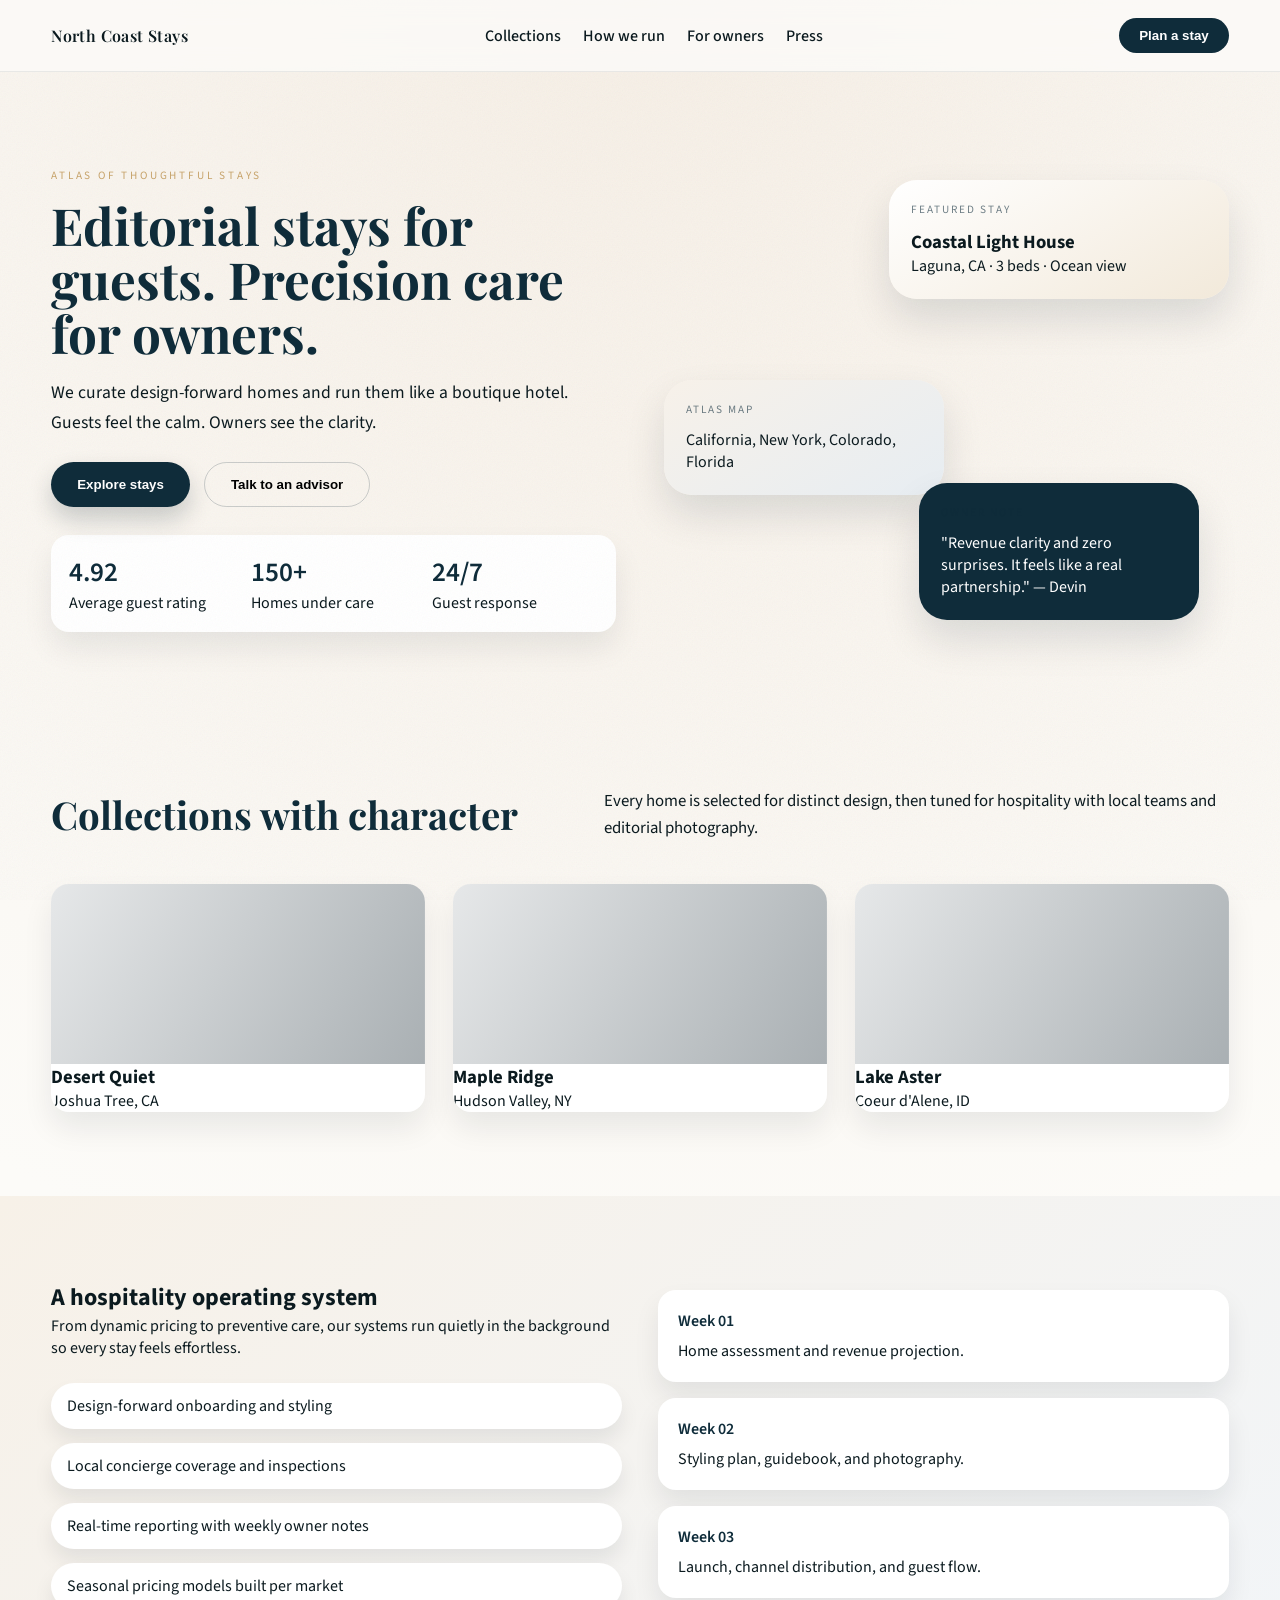
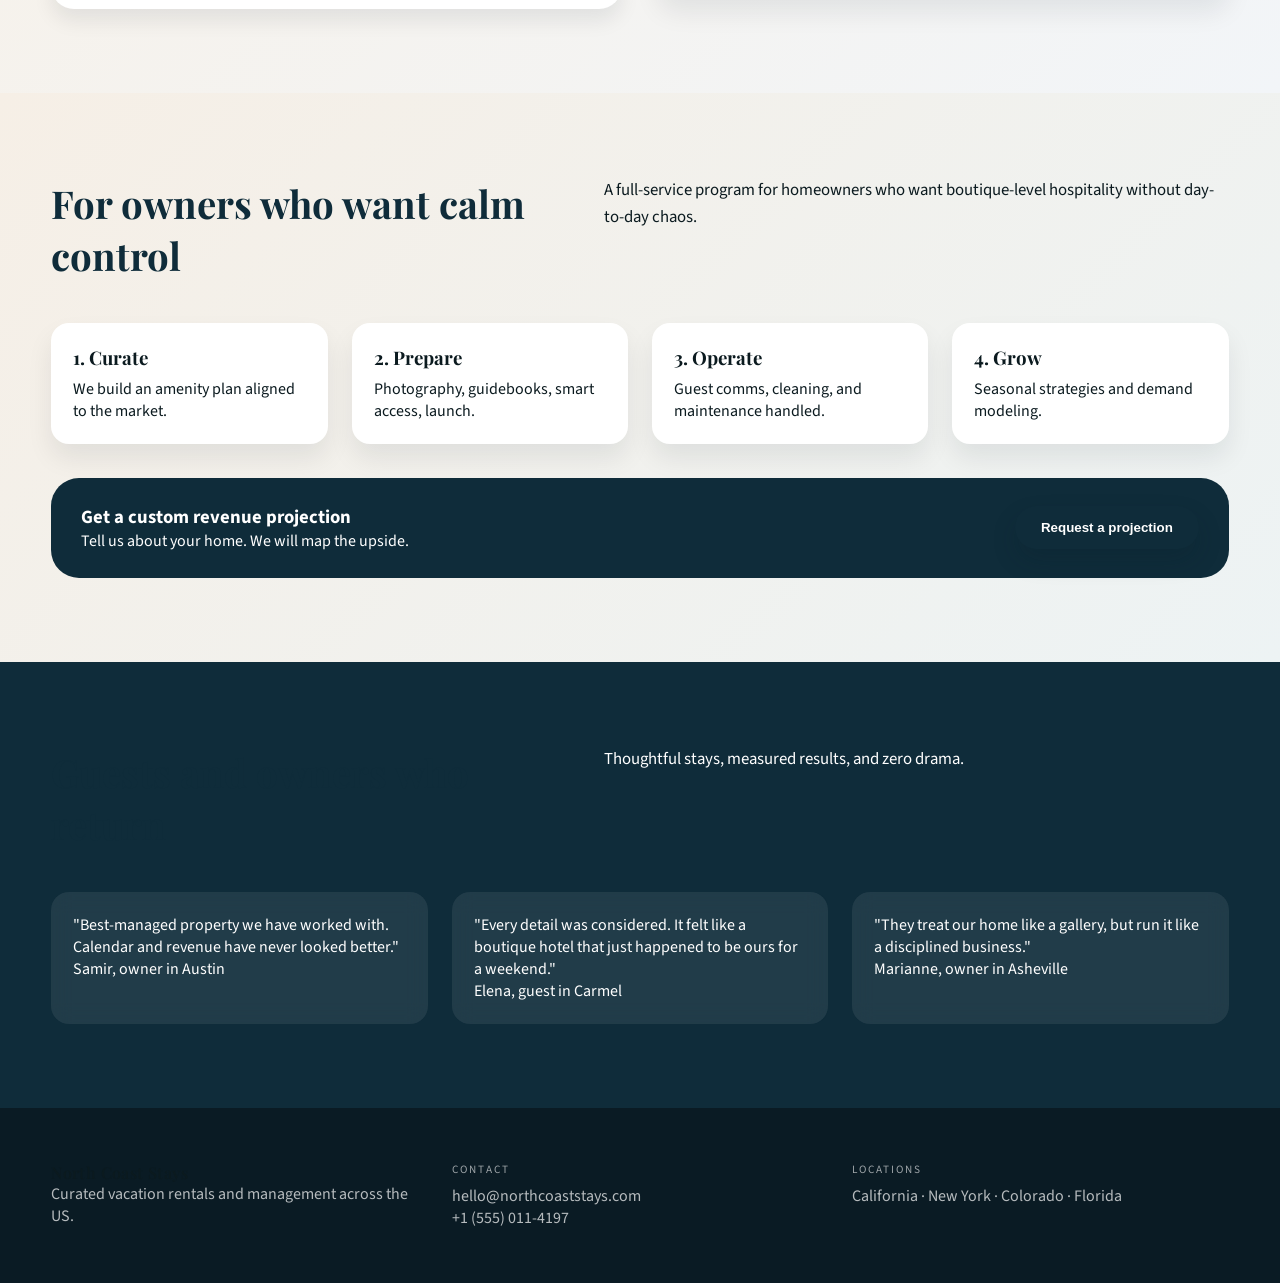
<file: variants/01-atlas/index.html>
<!doctype html>
<html lang="en">
  <head>
    <meta charset="utf-8" />
    <meta name="viewport" content="width=device-width, initial-scale=1" />
    <title>North Coast Stays - Atlas Edition</title>
    <meta
      name="description"
      content="Curated stays and disciplined management for distinctive vacation homes across the US."
    />
    <link rel="preconnect" href="https://fonts.googleapis.com" />
    <link rel="preconnect" href="https://fonts.gstatic.com" crossorigin />
    <link
      href="https://fonts.googleapis.com/css2?family=Playfair+Display:wght@500;600;700&family=Source+Sans+3:wght@400;500;600&display=swap"
      rel="stylesheet"
    />
    <link rel="stylesheet" href="styles.css" />
  </head>
  <body>
    <div class="ambient" aria-hidden="true"></div>
    <header class="site-header">
      <div class="container header-inner">
        <a class="logo" href="#">North Coast Stays</a>
        <nav class="nav">
          <a href="#collections">Collections</a>
          <a href="#story">How we run</a>
          <a href="#owners">For owners</a>
          <a href="#press">Press</a>
        </nav>
        <button class="cta">Plan a stay</button>
      </div>
    </header>

    <main>
      <section class="hero">
        <div class="container hero-grid">
          <div class="hero-copy">
            <p class="eyebrow">Atlas of thoughtful stays</p>
            <h1>Editorial stays for guests. Precision care for owners.</h1>
            <p class="lead">
              We curate design-forward homes and run them like a boutique hotel.
              Guests feel the calm. Owners see the clarity.
            </p>
            <div class="hero-actions">
              <button class="primary">Explore stays</button>
              <button class="ghost">Talk to an advisor</button>
            </div>
            <div class="stat-row">
              <div>
                <p class="stat">4.92</p>
                <span>Average guest rating</span>
              </div>
              <div>
                <p class="stat">150+</p>
                <span>Homes under care</span>
              </div>
              <div>
                <p class="stat">24/7</p>
                <span>Guest response</span>
              </div>
            </div>
          </div>
          <div class="hero-collage">
            <div class="tile tile-main">
              <div class="tile-label">Featured stay</div>
              <h3>Coastal Light House</h3>
              <p>Laguna, CA · 3 beds · Ocean view</p>
            </div>
            <div class="tile tile-map">
              <div class="tile-label">Atlas map</div>
              <p>California, New York, Colorado, Florida</p>
            </div>
            <div class="tile tile-note">
              <div class="tile-label">Owner note</div>
              <p>
                "Revenue clarity and zero surprises. It feels like a real
                partnership." — Devin
              </p>
            </div>
          </div>
        </div>
      </section>

      <section id="collections" class="section">
        <div class="container">
          <div class="section-head">
            <h2>Collections with character</h2>
            <p>
              Every home is selected for distinct design, then tuned for
              hospitality with local teams and editorial photography.
            </p>
          </div>
          <div class="card-grid">
            <article class="stay-card reveal">
              <div class="card-photo photo-1"></div>
              <h3>Desert Quiet</h3>
              <p>Joshua Tree, CA</p>
            </article>
            <article class="stay-card reveal">
              <div class="card-photo photo-2"></div>
              <h3>Maple Ridge</h3>
              <p>Hudson Valley, NY</p>
            </article>
            <article class="stay-card reveal">
              <div class="card-photo photo-3"></div>
              <h3>Lake Aster</h3>
              <p>Coeur d'Alene, ID</p>
            </article>
          </div>
        </div>
      </section>

      <section id="story" class="section story">
        <div class="container story-grid">
          <div>
            <h2>A hospitality operating system</h2>
            <p>
              From dynamic pricing to preventive care, our systems run quietly
              in the background so every stay feels effortless.
            </p>
            <ul class="story-list">
              <li>Design-forward onboarding and styling</li>
              <li>Local concierge coverage and inspections</li>
              <li>Real-time reporting with weekly owner notes</li>
              <li>Seasonal pricing models built per market</li>
            </ul>
          </div>
          <div class="timeline">
            <div class="timeline-item reveal">
              <span>Week 01</span>
              <p>Home assessment and revenue projection.</p>
            </div>
            <div class="timeline-item reveal">
              <span>Week 02</span>
              <p>Styling plan, guidebook, and photography.</p>
            </div>
            <div class="timeline-item reveal">
              <span>Week 03</span>
              <p>Launch, channel distribution, and guest flow.</p>
            </div>
          </div>
        </div>
      </section>

      <section id="owners" class="section owners">
        <div class="container">
          <div class="section-head">
            <h2>For owners who want calm control</h2>
            <p>
              A full-service program for homeowners who want boutique-level
              hospitality without day-to-day chaos.
            </p>
          </div>
          <div class="owner-steps">
            <div class="owner-step reveal">
              <h3>1. Curate</h3>
              <p>We build an amenity plan aligned to the market.</p>
            </div>
            <div class="owner-step reveal">
              <h3>2. Prepare</h3>
              <p>Photography, guidebooks, smart access, launch.</p>
            </div>
            <div class="owner-step reveal">
              <h3>3. Operate</h3>
              <p>Guest comms, cleaning, and maintenance handled.</p>
            </div>
            <div class="owner-step reveal">
              <h3>4. Grow</h3>
              <p>Seasonal strategies and demand modeling.</p>
            </div>
          </div>
          <div class="cta-panel">
            <div>
              <h3>Get a custom revenue projection</h3>
              <p>Tell us about your home. We will map the upside.</p>
            </div>
            <button class="primary">Request a projection</button>
          </div>
        </div>
      </section>

      <section id="press" class="section press">
        <div class="container">
          <div class="section-head">
            <h2>Guests and owners who return</h2>
            <p>Thoughtful stays, measured results, and zero drama.</p>
          </div>
          <div class="quote-grid">
            <article class="quote reveal">
              <p>
                "Best-managed property we have worked with. Calendar and
                revenue have never looked better."
              </p>
              <span>Samir, owner in Austin</span>
            </article>
            <article class="quote reveal">
              <p>
                "Every detail was considered. It felt like a boutique hotel
                that just happened to be ours for a weekend."
              </p>
              <span>Elena, guest in Carmel</span>
            </article>
            <article class="quote reveal">
              <p>
                "They treat our home like a gallery, but run it like a
                disciplined business."
              </p>
              <span>Marianne, owner in Asheville</span>
            </article>
          </div>
        </div>
      </section>
    </main>

    <footer class="site-footer">
      <div class="container footer-grid">
        <div>
          <p class="logo">North Coast Stays</p>
          <p>Curated vacation rentals and management across the US.</p>
        </div>
        <div>
          <p class="footer-title">Contact</p>
          <p>hello@northcoaststays.com</p>
          <p>+1 (555) 011-4197</p>
        </div>
        <div>
          <p class="footer-title">Locations</p>
          <p>California · New York · Colorado · Florida</p>
        </div>
      </div>
    </footer>

    <script src="script.js"></script>
  </body>
</html>
</file>
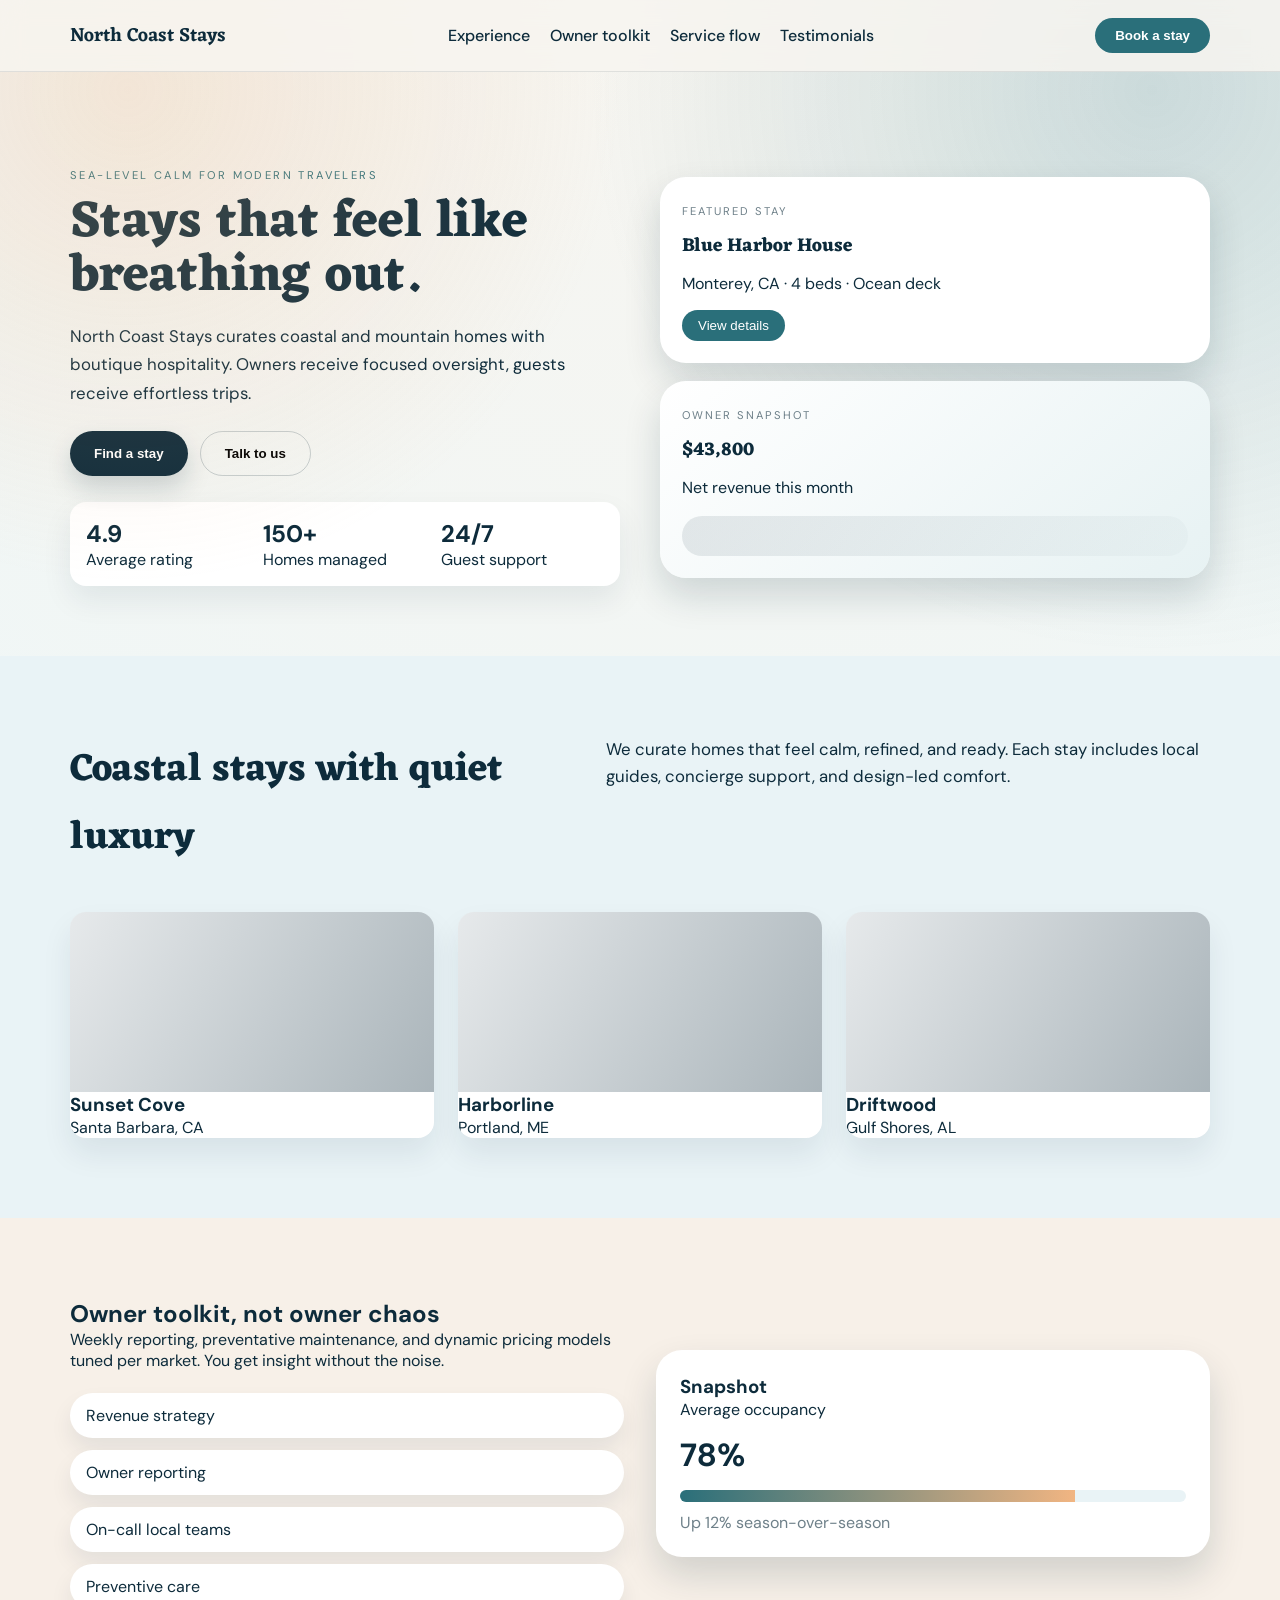
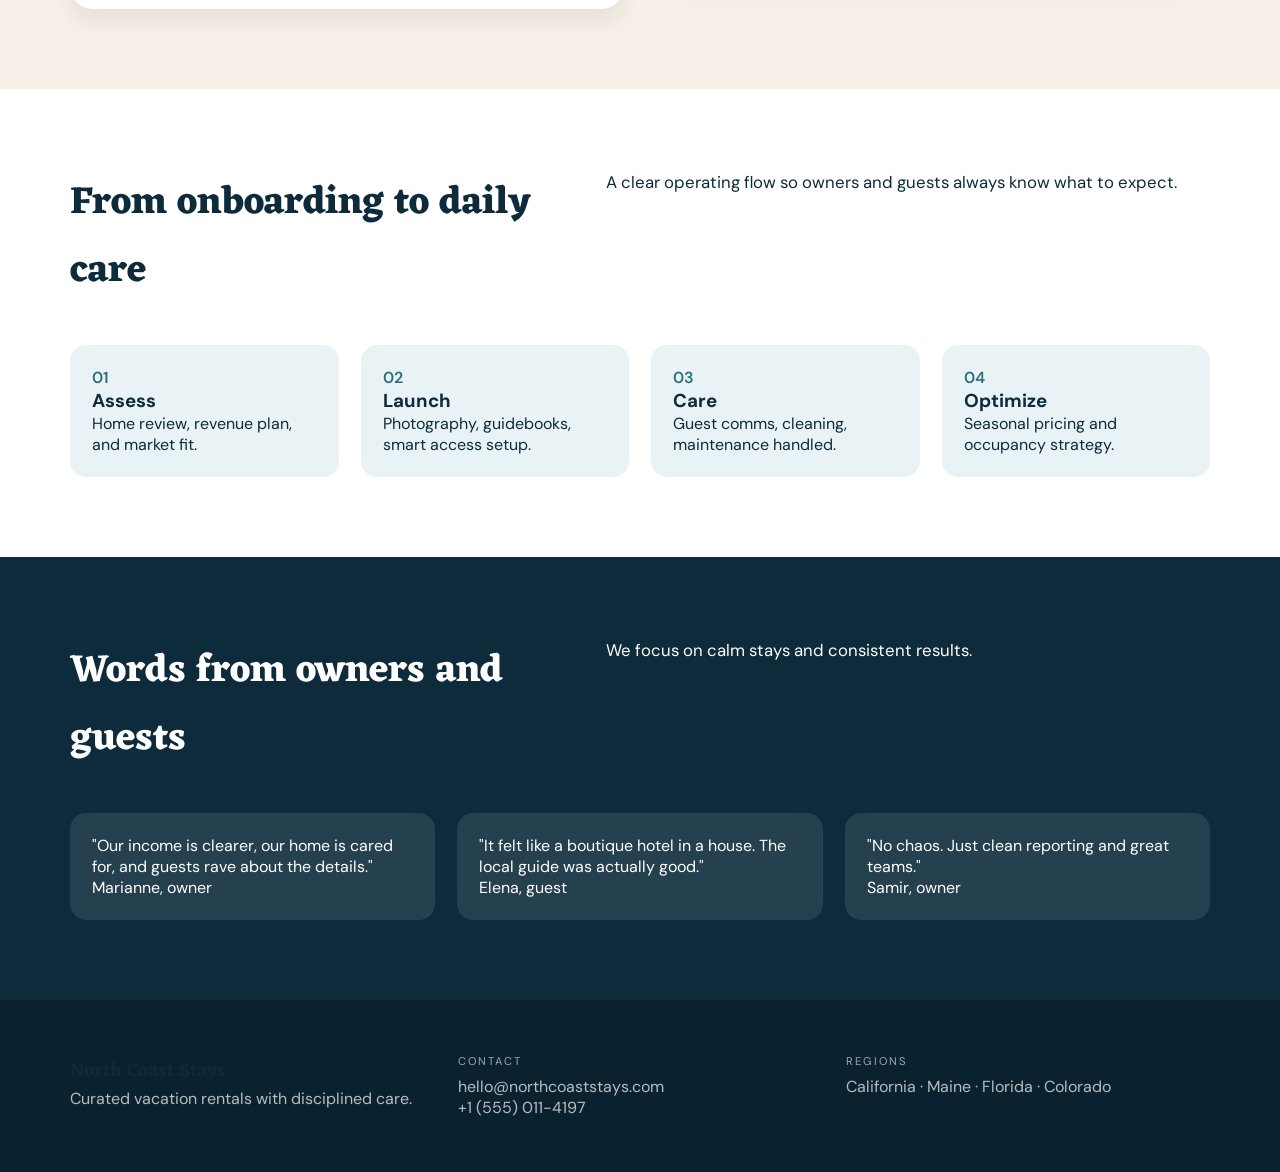
<file: variants/02-tide/index.html>
<!doctype html>
<html lang="en">
  <head>
    <meta charset="utf-8" />
    <meta name="viewport" content="width=device-width, initial-scale=1" />
    <title>North Coast Stays - Tide Edition</title>
    <meta
      name="description"
      content="Coastal-inspired stays and transparent owner operations across the US."
    />
    <link rel="preconnect" href="https://fonts.googleapis.com" />
    <link rel="preconnect" href="https://fonts.gstatic.com" crossorigin />
    <link
      href="https://fonts.googleapis.com/css2?family=Eczar:wght@500;600;700&family=DM+Sans:wght@400;500;700&display=swap"
      rel="stylesheet"
    />
    <link rel="stylesheet" href="styles.css" />
  </head>
  <body>
    <div class="tide-glow" aria-hidden="true"></div>
    <header class="site-header">
      <div class="container header-inner">
        <a class="logo" href="#">North Coast Stays</a>
        <nav class="nav">
          <a href="#experience">Experience</a>
          <a href="#toolkit">Owner toolkit</a>
          <a href="#flow">Service flow</a>
          <a href="#testimonials">Testimonials</a>
        </nav>
        <button class="cta">Book a stay</button>
      </div>
    </header>

    <main>
      <section class="hero">
        <div class="container hero-split">
          <div class="hero-copy">
            <p class="tag">Sea-level calm for modern travelers</p>
            <h1>Stays that feel like breathing out.</h1>
            <p class="lead">
              North Coast Stays curates coastal and mountain homes with boutique
              hospitality. Owners receive focused oversight, guests receive
              effortless trips.
            </p>
            <div class="cta-row">
              <button class="primary">Find a stay</button>
              <button class="ghost">Talk to us</button>
            </div>
            <div class="mini-grid">
              <div>
                <h3>4.9</h3>
                <p>Average rating</p>
              </div>
              <div>
                <h3>150+</h3>
                <p>Homes managed</p>
              </div>
              <div>
                <h3>24/7</h3>
                <p>Guest support</p>
              </div>
            </div>
          </div>
          <div class="hero-panel">
            <div class="panel-card">
              <span>Featured stay</span>
              <h3>Blue Harbor House</h3>
              <p>Monterey, CA · 4 beds · Ocean deck</p>
              <button class="tiny">View details</button>
            </div>
            <div class="panel-card alt">
              <span>Owner snapshot</span>
              <h3>$43,800</h3>
              <p>Net revenue this month</p>
              <div class="wave"></div>
            </div>
          </div>
        </div>
      </section>

      <section id="experience" class="section experience">
        <div class="container">
          <div class="section-head">
            <h2>Coastal stays with quiet luxury</h2>
            <p>
              We curate homes that feel calm, refined, and ready. Each stay
              includes local guides, concierge support, and design-led comfort.
            </p>
          </div>
          <div class="experience-grid">
            <article class="experience-card reveal">
              <div class="image image-1"></div>
              <h3>Sunset Cove</h3>
              <p>Santa Barbara, CA</p>
            </article>
            <article class="experience-card reveal">
              <div class="image image-2"></div>
              <h3>Harborline</h3>
              <p>Portland, ME</p>
            </article>
            <article class="experience-card reveal">
              <div class="image image-3"></div>
              <h3>Driftwood</h3>
              <p>Gulf Shores, AL</p>
            </article>
          </div>
        </div>
      </section>

      <section id="toolkit" class="section toolkit">
        <div class="container toolkit-grid">
          <div>
            <h2>Owner toolkit, not owner chaos</h2>
            <p>
              Weekly reporting, preventative maintenance, and dynamic pricing
              models tuned per market. You get insight without the noise.
            </p>
            <div class="toolkit-list">
              <div class="tool">Revenue strategy</div>
              <div class="tool">Owner reporting</div>
              <div class="tool">On-call local teams</div>
              <div class="tool">Preventive care</div>
            </div>
          </div>
          <div class="toolkit-card">
            <h3>Snapshot</h3>
            <p>Average occupancy</p>
            <strong>78%</strong>
            <div class="progress">
              <span></span>
            </div>
            <p class="note">Up 12% season-over-season</p>
          </div>
        </div>
      </section>

      <section id="flow" class="section flow">
        <div class="container">
          <div class="section-head">
            <h2>From onboarding to daily care</h2>
            <p>
              A clear operating flow so owners and guests always know what to
              expect.
            </p>
          </div>
          <div class="flow-steps">
            <div class="flow-step reveal">
              <span>01</span>
              <h3>Assess</h3>
              <p>Home review, revenue plan, and market fit.</p>
            </div>
            <div class="flow-step reveal">
              <span>02</span>
              <h3>Launch</h3>
              <p>Photography, guidebooks, smart access setup.</p>
            </div>
            <div class="flow-step reveal">
              <span>03</span>
              <h3>Care</h3>
              <p>Guest comms, cleaning, maintenance handled.</p>
            </div>
            <div class="flow-step reveal">
              <span>04</span>
              <h3>Optimize</h3>
              <p>Seasonal pricing and occupancy strategy.</p>
            </div>
          </div>
        </div>
      </section>

      <section id="testimonials" class="section testimonials">
        <div class="container">
          <div class="section-head">
            <h2>Words from owners and guests</h2>
            <p>We focus on calm stays and consistent results.</p>
          </div>
          <div class="testimonial-grid">
            <article class="testimonial reveal">
              <p>
                "Our income is clearer, our home is cared for, and guests rave
                about the details."
              </p>
              <span>Marianne, owner</span>
            </article>
            <article class="testimonial reveal">
              <p>
                "It felt like a boutique hotel in a house. The local guide was
                actually good."
              </p>
              <span>Elena, guest</span>
            </article>
            <article class="testimonial reveal">
              <p>
                "No chaos. Just clean reporting and great teams."
              </p>
              <span>Samir, owner</span>
            </article>
          </div>
        </div>
      </section>
    </main>

    <footer class="site-footer">
      <div class="container footer-grid">
        <div>
          <p class="logo">North Coast Stays</p>
          <p>Curated vacation rentals with disciplined care.</p>
        </div>
        <div>
          <p class="footer-title">Contact</p>
          <p>hello@northcoaststays.com</p>
          <p>+1 (555) 011-4197</p>
        </div>
        <div>
          <p class="footer-title">Regions</p>
          <p>California · Maine · Florida · Colorado</p>
        </div>
      </div>
    </footer>

    <script src="script.js"></script>
  </body>
</html>
</file>
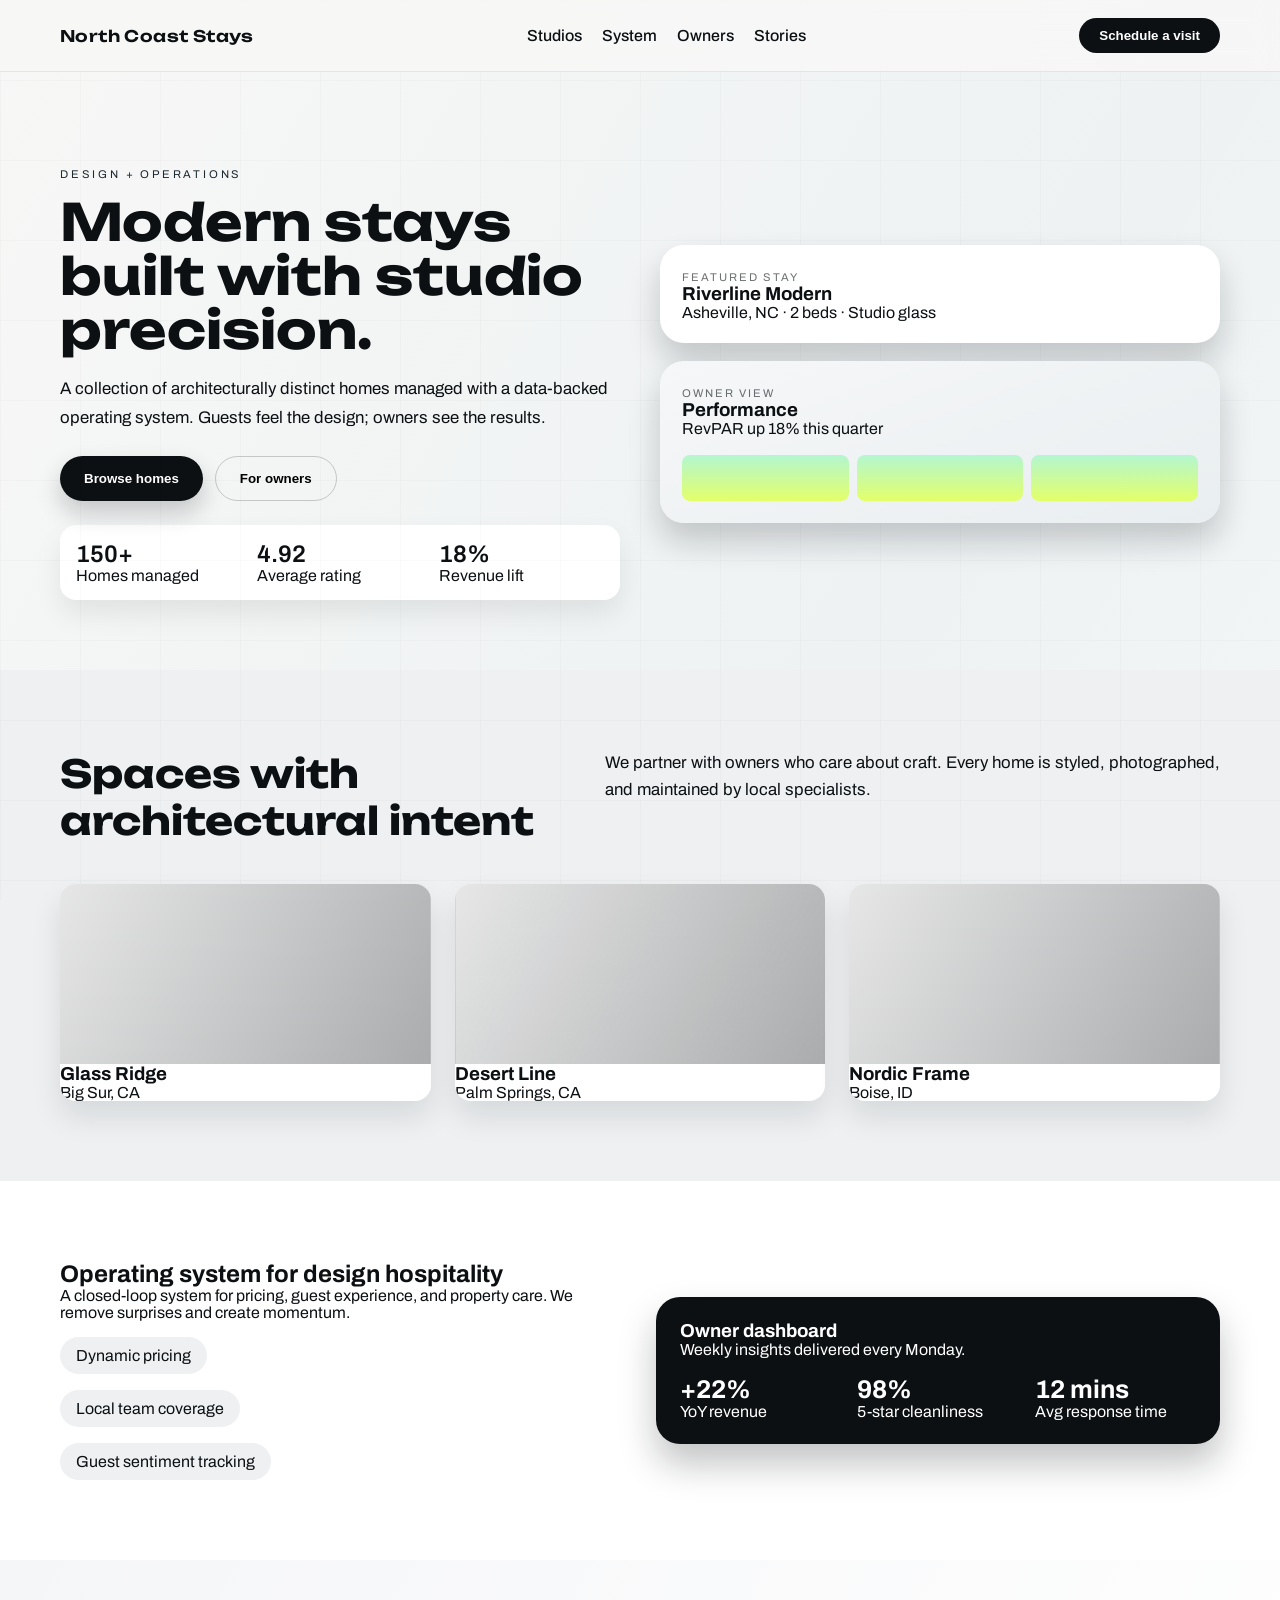
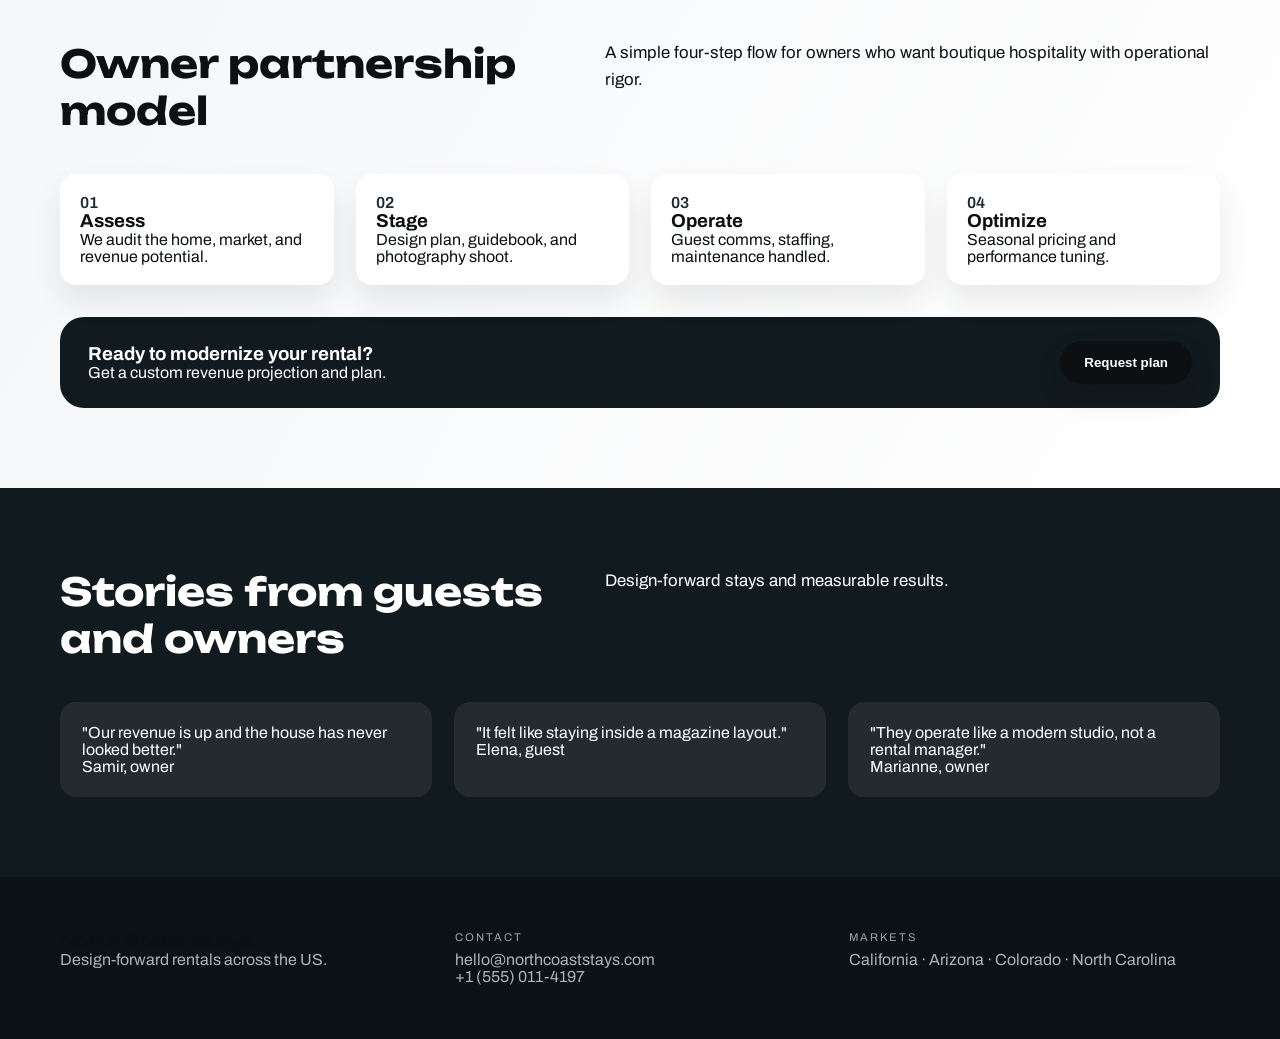
<file: variants/03-studio/index.html>
<!doctype html>
<html lang="en">
  <head>
    <meta charset="utf-8" />
    <meta name="viewport" content="width=device-width, initial-scale=1" />
    <title>North Coast Stays - Studio Edition</title>
    <meta
      name="description"
      content="Design-driven stays and operational clarity for modern owners."
    />
    <link rel="preconnect" href="https://fonts.googleapis.com" />
    <link rel="preconnect" href="https://fonts.gstatic.com" crossorigin />
    <link
      href="https://fonts.googleapis.com/css2?family=Archivo:wght@400;500;600;700&family=Unbounded:wght@400;500;600&display=swap"
      rel="stylesheet"
    />
    <link rel="stylesheet" href="styles.css" />
  </head>
  <body>
    <div class="grid-overlay" aria-hidden="true"></div>
    <header class="site-header">
      <div class="container header-inner">
        <a class="logo" href="#">North Coast Stays</a>
        <nav class="nav">
          <a href="#work">Studios</a>
          <a href="#system">System</a>
          <a href="#owners">Owners</a>
          <a href="#stories">Stories</a>
        </nav>
        <button class="cta">Schedule a visit</button>
      </div>
    </header>

    <main>
      <section class="hero">
        <div class="container hero-grid">
          <div class="hero-copy">
            <p class="eyebrow">Design + operations</p>
            <h1>Modern stays built with studio precision.</h1>
            <p class="lead">
              A collection of architecturally distinct homes managed with a
              data-backed operating system. Guests feel the design; owners see
              the results.
            </p>
            <div class="hero-actions">
              <button class="primary">Browse homes</button>
              <button class="ghost">For owners</button>
            </div>
            <div class="hero-metrics">
              <div>
                <p>150+</p>
                <span>Homes managed</span>
              </div>
              <div>
                <p>4.92</p>
                <span>Average rating</span>
              </div>
              <div>
                <p>18%</p>
                <span>Revenue lift</span>
              </div>
            </div>
          </div>
          <div class="hero-visual">
            <div class="hero-block">
              <span>Featured stay</span>
              <h3>Riverline Modern</h3>
              <p>Asheville, NC · 2 beds · Studio glass</p>
            </div>
            <div class="hero-block secondary">
              <span>Owner view</span>
              <h3>Performance</h3>
              <p>RevPAR up 18% this quarter</p>
              <div class="bars">
                <span></span>
                <span></span>
                <span></span>
              </div>
            </div>
          </div>
        </div>
      </section>

      <section id="work" class="section work">
        <div class="container">
          <div class="section-head">
            <h2>Spaces with architectural intent</h2>
            <p>
              We partner with owners who care about craft. Every home is styled,
              photographed, and maintained by local specialists.
            </p>
          </div>
          <div class="work-grid">
            <article class="work-card reveal">
              <div class="photo photo-1"></div>
              <h3>Glass Ridge</h3>
              <p>Big Sur, CA</p>
            </article>
            <article class="work-card reveal">
              <div class="photo photo-2"></div>
              <h3>Desert Line</h3>
              <p>Palm Springs, CA</p>
            </article>
            <article class="work-card reveal">
              <div class="photo photo-3"></div>
              <h3>Nordic Frame</h3>
              <p>Boise, ID</p>
            </article>
          </div>
        </div>
      </section>

      <section id="system" class="section system">
        <div class="container system-grid">
          <div>
            <h2>Operating system for design hospitality</h2>
            <p>
              A closed-loop system for pricing, guest experience, and property
              care. We remove surprises and create momentum.
            </p>
            <div class="system-pill">Dynamic pricing</div>
            <div class="system-pill">Local team coverage</div>
            <div class="system-pill">Guest sentiment tracking</div>
          </div>
          <div class="system-panel">
            <h3>Owner dashboard</h3>
            <p>Weekly insights delivered every Monday.</p>
            <div class="system-list">
              <div>
                <strong>+22%</strong>
                <span>YoY revenue</span>
              </div>
              <div>
                <strong>98%</strong>
                <span>5-star cleanliness</span>
              </div>
              <div>
                <strong>12 mins</strong>
                <span>Avg response time</span>
              </div>
            </div>
          </div>
        </div>
      </section>

      <section id="owners" class="section owners">
        <div class="container">
          <div class="section-head">
            <h2>Owner partnership model</h2>
            <p>
              A simple four-step flow for owners who want boutique hospitality
              with operational rigor.
            </p>
          </div>
          <div class="owner-grid">
            <div class="owner-card reveal">
              <span>01</span>
              <h3>Assess</h3>
              <p>We audit the home, market, and revenue potential.</p>
            </div>
            <div class="owner-card reveal">
              <span>02</span>
              <h3>Stage</h3>
              <p>Design plan, guidebook, and photography shoot.</p>
            </div>
            <div class="owner-card reveal">
              <span>03</span>
              <h3>Operate</h3>
              <p>Guest comms, staffing, maintenance handled.</p>
            </div>
            <div class="owner-card reveal">
              <span>04</span>
              <h3>Optimize</h3>
              <p>Seasonal pricing and performance tuning.</p>
            </div>
          </div>
          <div class="owner-cta">
            <div>
              <h3>Ready to modernize your rental?</h3>
              <p>Get a custom revenue projection and plan.</p>
            </div>
            <button class="primary">Request plan</button>
          </div>
        </div>
      </section>

      <section id="stories" class="section stories">
        <div class="container">
          <div class="section-head">
            <h2>Stories from guests and owners</h2>
            <p>Design-forward stays and measurable results.</p>
          </div>
          <div class="story-grid">
            <article class="story-card reveal">
              <p>
                "Our revenue is up and the house has never looked better."
              </p>
              <span>Samir, owner</span>
            </article>
            <article class="story-card reveal">
              <p>
                "It felt like staying inside a magazine layout."
              </p>
              <span>Elena, guest</span>
            </article>
            <article class="story-card reveal">
              <p>
                "They operate like a modern studio, not a rental manager."
              </p>
              <span>Marianne, owner</span>
            </article>
          </div>
        </div>
      </section>
    </main>

    <footer class="site-footer">
      <div class="container footer-grid">
        <div>
          <p class="logo">North Coast Stays</p>
          <p>Design-forward rentals across the US.</p>
        </div>
        <div>
          <p class="footer-title">Contact</p>
          <p>hello@northcoaststays.com</p>
          <p>+1 (555) 011-4197</p>
        </div>
        <div>
          <p class="footer-title">Markets</p>
          <p>California · Arizona · Colorado · North Carolina</p>
        </div>
      </div>
    </footer>

    <script src="script.js"></script>
  </body>
</html>
</file>
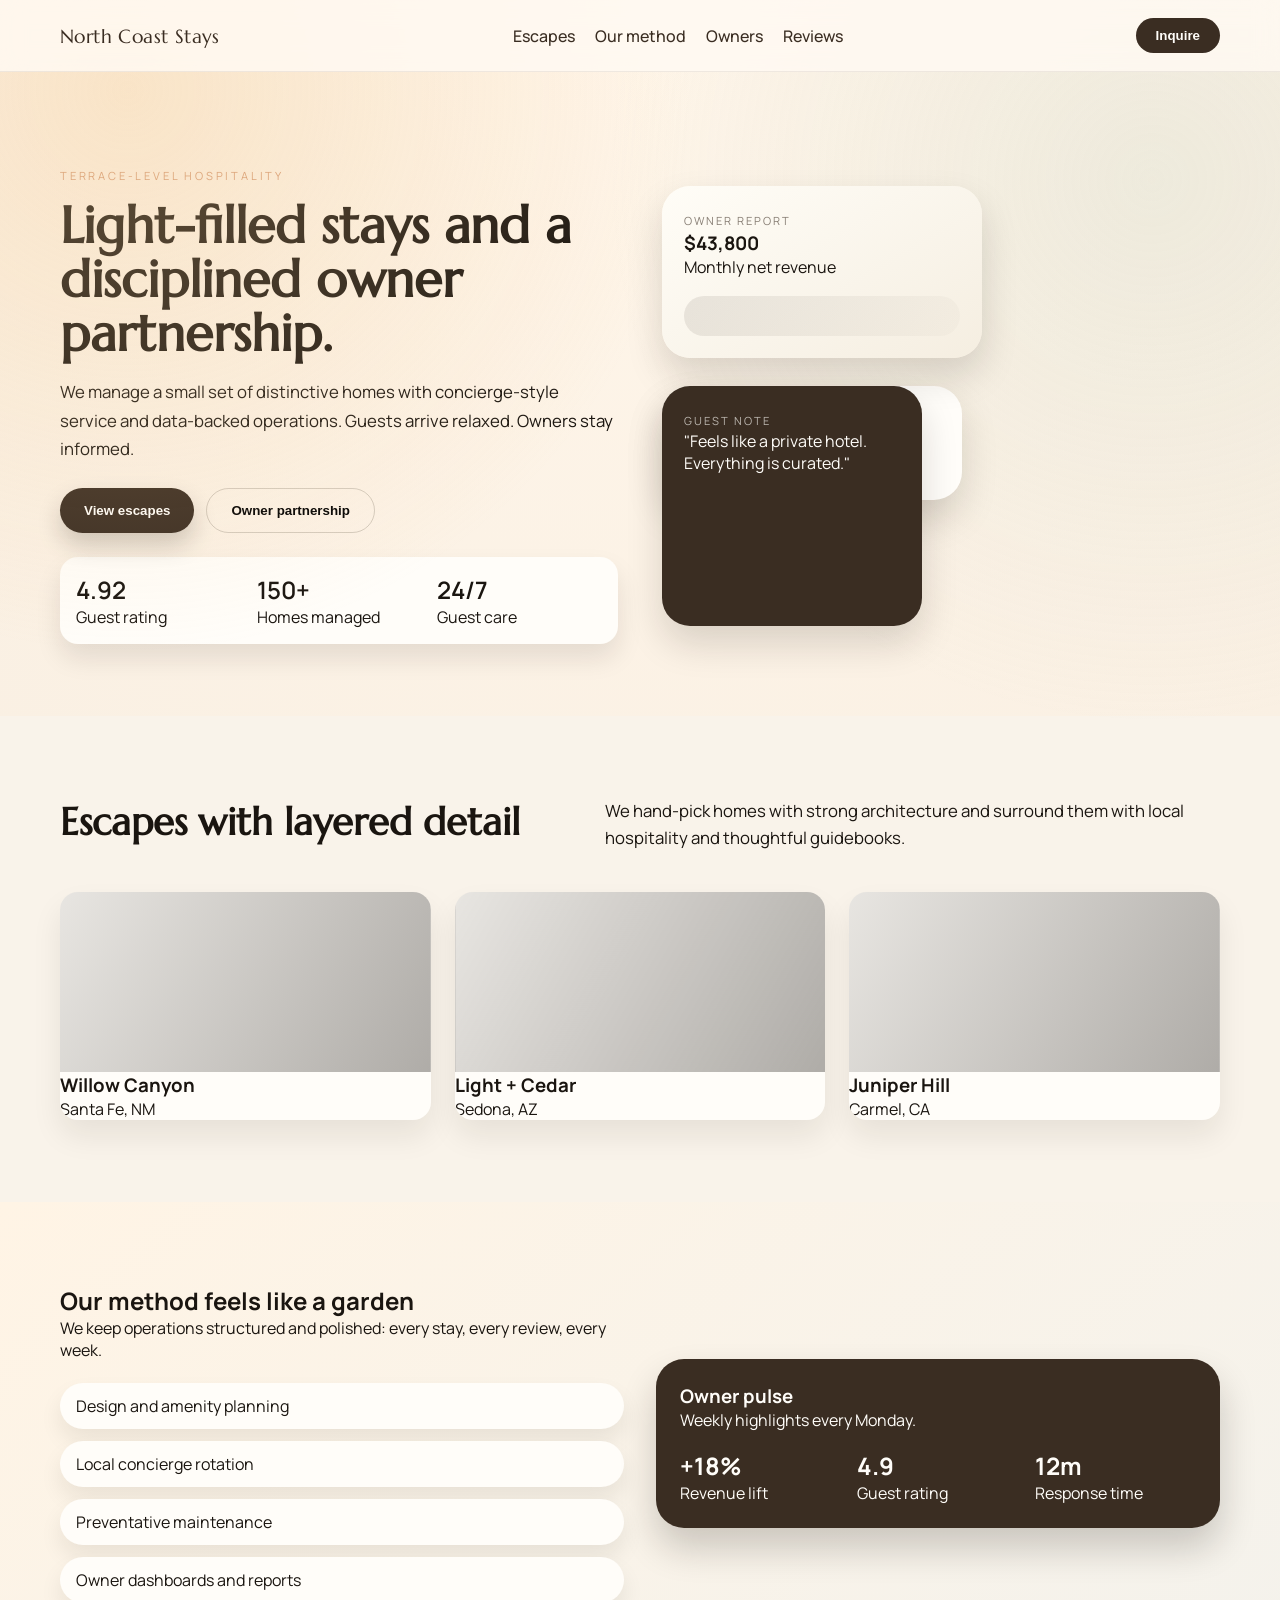
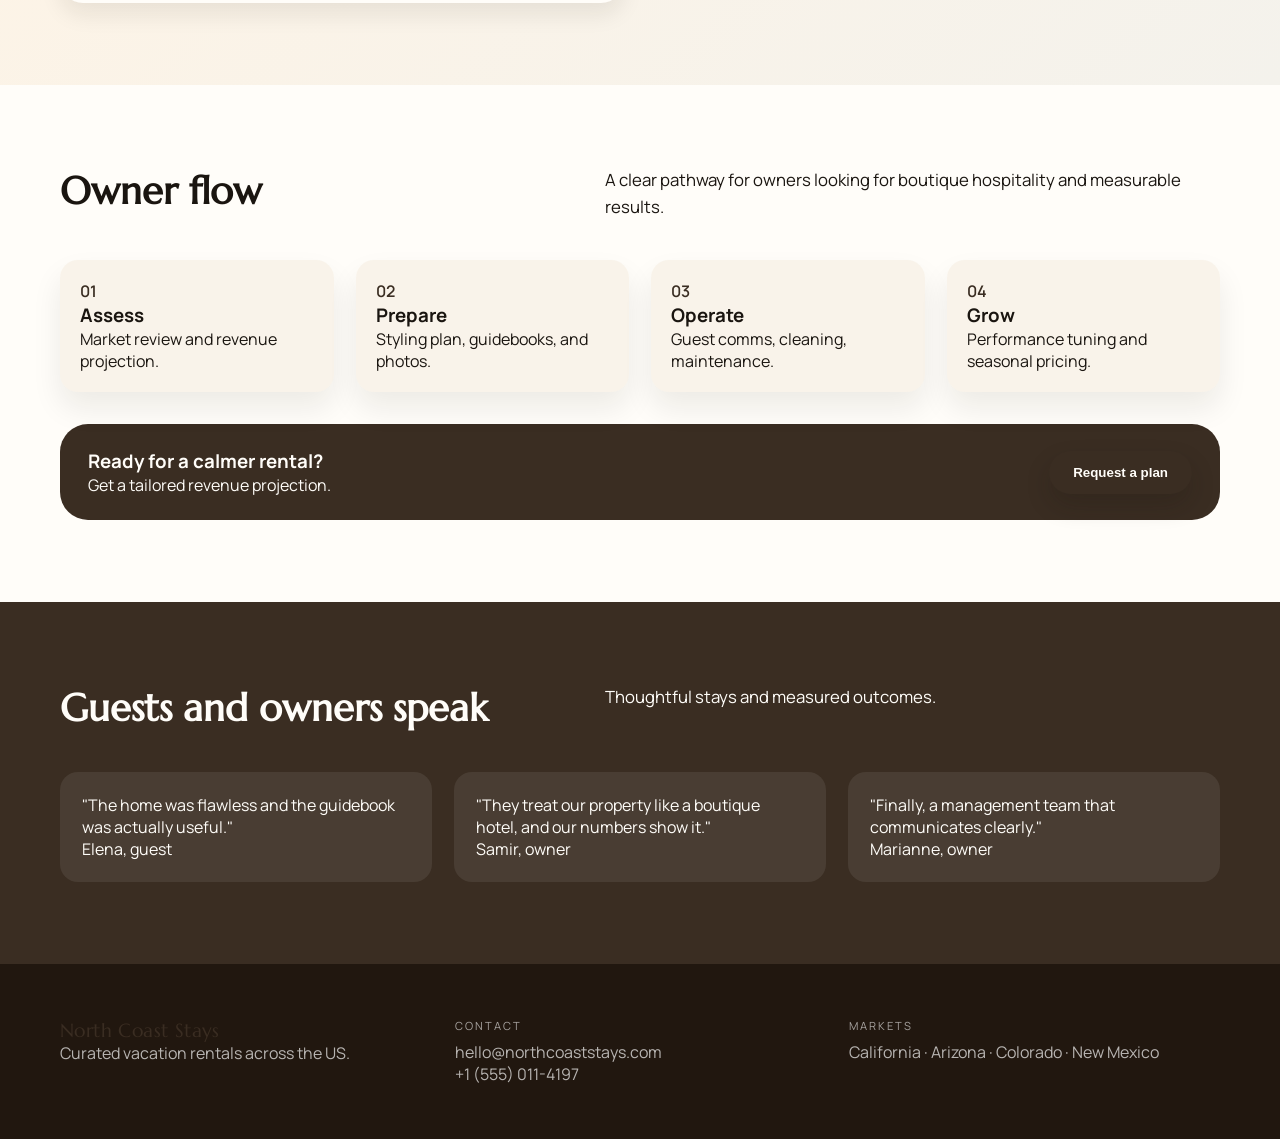
<file: variants/04-terrace/index.html>
<!doctype html>
<html lang="en">
  <head>
    <meta charset="utf-8" />
    <meta name="viewport" content="width=device-width, initial-scale=1" />
    <title>North Coast Stays - Terrace Edition</title>
    <meta
      name="description"
      content="Boutique vacation rentals with hospitality-grade care for owners."
    />
    <link rel="preconnect" href="https://fonts.googleapis.com" />
    <link rel="preconnect" href="https://fonts.gstatic.com" crossorigin />
    <link
      href="https://fonts.googleapis.com/css2?family=Marcellus&family=Manrope:wght@400;500;600;700&display=swap"
      rel="stylesheet"
    />
    <link rel="stylesheet" href="styles.css" />
  </head>
  <body>
    <div class="sunburst" aria-hidden="true"></div>
    <header class="site-header">
      <div class="container header-inner">
        <a class="logo" href="#">North Coast Stays</a>
        <nav class="nav">
          <a href="#escapes">Escapes</a>
          <a href="#garden">Our method</a>
          <a href="#owners">Owners</a>
          <a href="#reviews">Reviews</a>
        </nav>
        <button class="cta">Inquire</button>
      </div>
    </header>

    <main>
      <section class="hero">
        <div class="container hero-grid">
          <div class="hero-copy">
            <p class="eyebrow">Terrace-level hospitality</p>
            <h1>Light-filled stays and a disciplined owner partnership.</h1>
            <p class="lead">
              We manage a small set of distinctive homes with concierge-style
              service and data-backed operations. Guests arrive relaxed. Owners
              stay informed.
            </p>
            <div class="hero-actions">
              <button class="primary">View escapes</button>
              <button class="ghost">Owner partnership</button>
            </div>
            <div class="hero-stats">
              <div>
                <p>4.92</p>
                <span>Guest rating</span>
              </div>
              <div>
                <p>150+</p>
                <span>Homes managed</span>
              </div>
              <div>
                <p>24/7</p>
                <span>Guest care</span>
              </div>
            </div>
          </div>
          <div class="hero-media">
            <div class="media-card">
              <span>Featured</span>
              <h3>Terrace House</h3>
              <p>Napa, CA · 3 beds · Vine views</p>
            </div>
            <div class="media-card alt">
              <span>Owner report</span>
              <h3>$43,800</h3>
              <p>Monthly net revenue</p>
              <div class="sunline"></div>
            </div>
            <div class="media-card note">
              <span>Guest note</span>
              <p>"Feels like a private hotel. Everything is curated."</p>
            </div>
          </div>
        </div>
      </section>

      <section id="escapes" class="section escapes">
        <div class="container">
          <div class="section-head">
            <h2>Escapes with layered detail</h2>
            <p>
              We hand-pick homes with strong architecture and surround them with
              local hospitality and thoughtful guidebooks.
            </p>
          </div>
          <div class="escape-grid">
            <article class="escape-card reveal">
              <div class="photo photo-1"></div>
              <h3>Willow Canyon</h3>
              <p>Santa Fe, NM</p>
            </article>
            <article class="escape-card reveal">
              <div class="photo photo-2"></div>
              <h3>Light + Cedar</h3>
              <p>Sedona, AZ</p>
            </article>
            <article class="escape-card reveal">
              <div class="photo photo-3"></div>
              <h3>Juniper Hill</h3>
              <p>Carmel, CA</p>
            </article>
          </div>
        </div>
      </section>

      <section id="garden" class="section garden">
        <div class="container garden-grid">
          <div>
            <h2>Our method feels like a garden</h2>
            <p>
              We keep operations structured and polished: every stay, every
              review, every week.
            </p>
            <ul class="garden-list">
              <li>Design and amenity planning</li>
              <li>Local concierge rotation</li>
              <li>Preventative maintenance</li>
              <li>Owner dashboards and reports</li>
            </ul>
          </div>
          <div class="garden-panel">
            <div>
              <h3>Owner pulse</h3>
              <p>Weekly highlights every Monday.</p>
            </div>
            <div class="pulse-grid">
              <div>
                <strong>+18%</strong>
                <span>Revenue lift</span>
              </div>
              <div>
                <strong>4.9</strong>
                <span>Guest rating</span>
              </div>
              <div>
                <strong>12m</strong>
                <span>Response time</span>
              </div>
            </div>
          </div>
        </div>
      </section>

      <section id="owners" class="section owners">
        <div class="container">
          <div class="section-head">
            <h2>Owner flow</h2>
            <p>
              A clear pathway for owners looking for boutique hospitality and
              measurable results.
            </p>
          </div>
          <div class="owner-grid">
            <div class="owner-card reveal">
              <span>01</span>
              <h3>Assess</h3>
              <p>Market review and revenue projection.</p>
            </div>
            <div class="owner-card reveal">
              <span>02</span>
              <h3>Prepare</h3>
              <p>Styling plan, guidebooks, and photos.</p>
            </div>
            <div class="owner-card reveal">
              <span>03</span>
              <h3>Operate</h3>
              <p>Guest comms, cleaning, maintenance.</p>
            </div>
            <div class="owner-card reveal">
              <span>04</span>
              <h3>Grow</h3>
              <p>Performance tuning and seasonal pricing.</p>
            </div>
          </div>
          <div class="owner-cta">
            <div>
              <h3>Ready for a calmer rental?</h3>
              <p>Get a tailored revenue projection.</p>
            </div>
            <button class="primary">Request a plan</button>
          </div>
        </div>
      </section>

      <section id="reviews" class="section reviews">
        <div class="container">
          <div class="section-head">
            <h2>Guests and owners speak</h2>
            <p>Thoughtful stays and measured outcomes.</p>
          </div>
          <div class="review-grid">
            <article class="review-card reveal">
              <p>
                "The home was flawless and the guidebook was actually useful."
              </p>
              <span>Elena, guest</span>
            </article>
            <article class="review-card reveal">
              <p>
                "They treat our property like a boutique hotel, and our numbers
                show it."
              </p>
              <span>Samir, owner</span>
            </article>
            <article class="review-card reveal">
              <p>
                "Finally, a management team that communicates clearly."
              </p>
              <span>Marianne, owner</span>
            </article>
          </div>
        </div>
      </section>
    </main>

    <footer class="site-footer">
      <div class="container footer-grid">
        <div>
          <p class="logo">North Coast Stays</p>
          <p>Curated vacation rentals across the US.</p>
        </div>
        <div>
          <p class="footer-title">Contact</p>
          <p>hello@northcoaststays.com</p>
          <p>+1 (555) 011-4197</p>
        </div>
        <div>
          <p class="footer-title">Markets</p>
          <p>California · Arizona · Colorado · New Mexico</p>
        </div>
      </div>
    </footer>

    <script src="script.js"></script>
  </body>
</html>
</file>
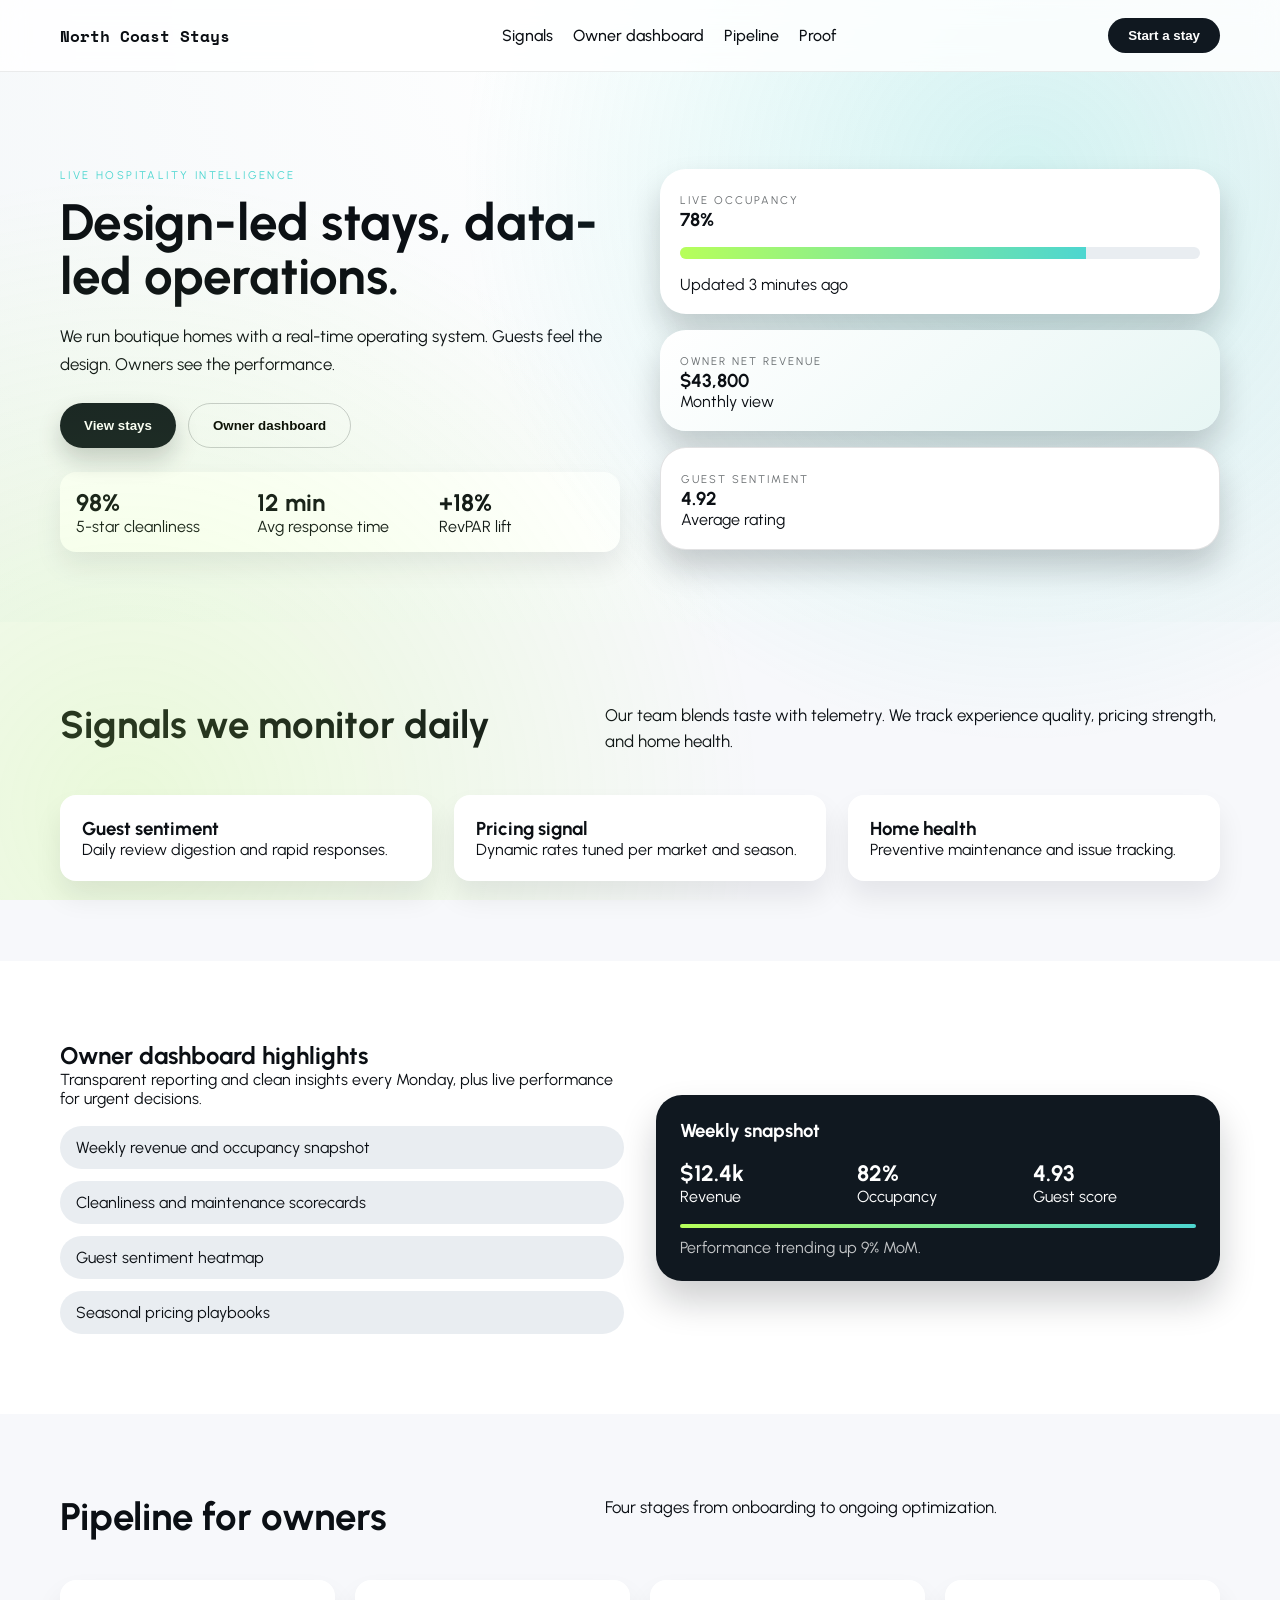
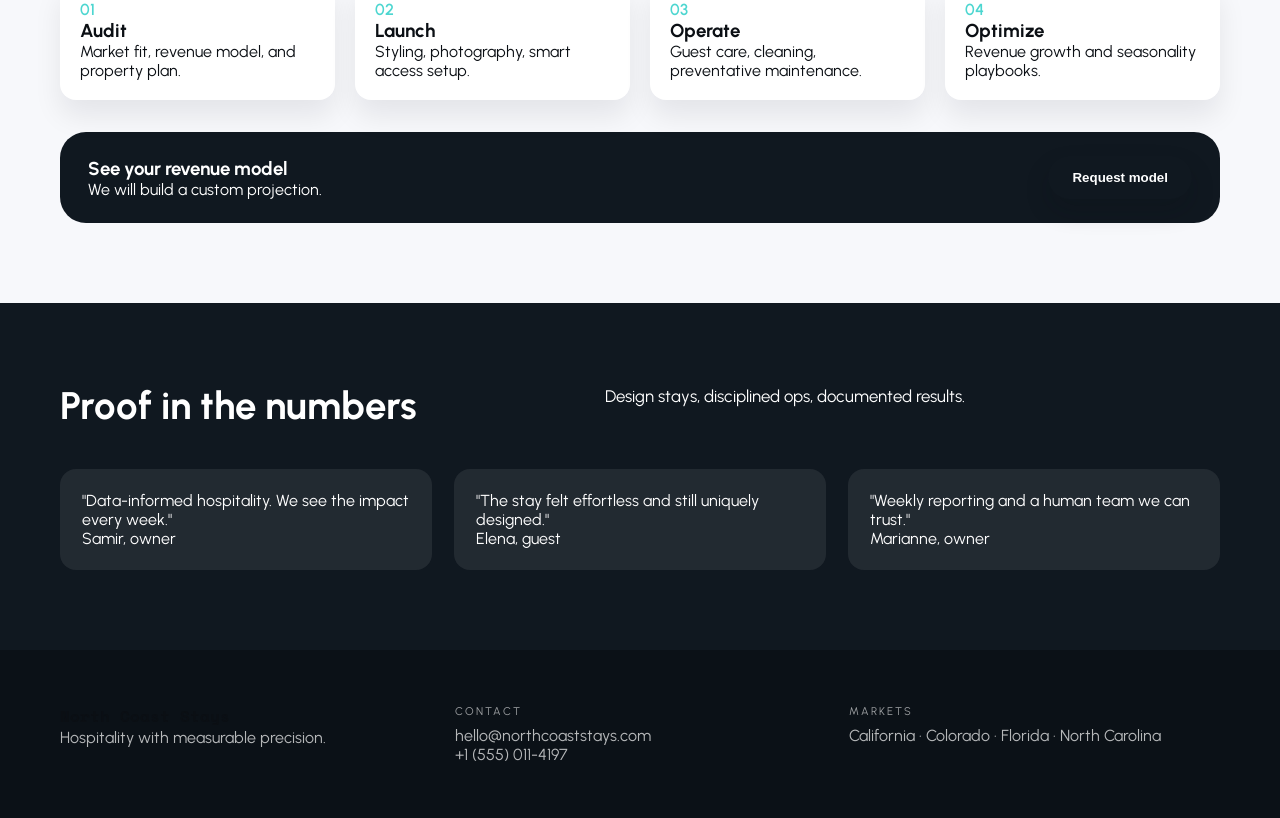
<file: variants/05-pulse/index.html>
<!doctype html>
<html lang="en">
  <head>
    <meta charset="utf-8" />
    <meta name="viewport" content="width=device-width, initial-scale=1" />
    <title>North Coast Stays - Pulse Edition</title>
    <meta
      name="description"
      content="Data-led hospitality for owners and design-first stays for guests."
    />
    <link rel="preconnect" href="https://fonts.googleapis.com" />
    <link rel="preconnect" href="https://fonts.gstatic.com" crossorigin />
    <link
      href="https://fonts.googleapis.com/css2?family=Space+Mono:wght@400;700&family=Urbanist:wght@400;500;600;700&display=swap"
      rel="stylesheet"
    />
    <link rel="stylesheet" href="styles.css" />
  </head>
  <body>
    <div class="pulse-bg" aria-hidden="true"></div>
    <header class="site-header">
      <div class="container header-inner">
        <a class="logo" href="#">North Coast Stays</a>
        <nav class="nav">
          <a href="#signals">Signals</a>
          <a href="#dash">Owner dashboard</a>
          <a href="#steps">Pipeline</a>
          <a href="#proof">Proof</a>
        </nav>
        <button class="cta">Start a stay</button>
      </div>
    </header>

    <main>
      <section class="hero">
        <div class="container hero-grid">
          <div class="hero-copy">
            <p class="eyebrow">Live hospitality intelligence</p>
            <h1>Design-led stays, data-led operations.</h1>
            <p class="lead">
              We run boutique homes with a real-time operating system. Guests
              feel the design. Owners see the performance.
            </p>
            <div class="hero-actions">
              <button class="primary">View stays</button>
              <button class="ghost">Owner dashboard</button>
            </div>
            <div class="hero-metrics">
              <div>
                <h3>98%</h3>
                <p>5-star cleanliness</p>
              </div>
              <div>
                <h3>12 min</h3>
                <p>Avg response time</p>
              </div>
              <div>
                <h3>+18%</h3>
                <p>RevPAR lift</p>
              </div>
            </div>
          </div>
          <div class="hero-dashboard">
            <div class="dashboard-card">
              <span>Live occupancy</span>
              <h3>78%</h3>
              <div class="meter">
                <span></span>
              </div>
              <p>Updated 3 minutes ago</p>
            </div>
            <div class="dashboard-card accent">
              <span>Owner net revenue</span>
              <h3>$43,800</h3>
              <p>Monthly view</p>
            </div>
            <div class="dashboard-card outline">
              <span>Guest sentiment</span>
              <h3>4.92</h3>
              <p>Average rating</p>
            </div>
          </div>
        </div>
      </section>

      <section id="signals" class="section signals">
        <div class="container">
          <div class="section-head">
            <h2>Signals we monitor daily</h2>
            <p>
              Our team blends taste with telemetry. We track experience quality,
              pricing strength, and home health.
            </p>
          </div>
          <div class="signal-grid">
            <article class="signal-card reveal">
              <h3>Guest sentiment</h3>
              <p>Daily review digestion and rapid responses.</p>
            </article>
            <article class="signal-card reveal">
              <h3>Pricing signal</h3>
              <p>Dynamic rates tuned per market and season.</p>
            </article>
            <article class="signal-card reveal">
              <h3>Home health</h3>
              <p>Preventive maintenance and issue tracking.</p>
            </article>
          </div>
        </div>
      </section>

      <section id="dash" class="section dash">
        <div class="container dash-grid">
          <div>
            <h2>Owner dashboard highlights</h2>
            <p>
              Transparent reporting and clean insights every Monday, plus live
              performance for urgent decisions.
            </p>
            <ul class="dash-list">
              <li>Weekly revenue and occupancy snapshot</li>
              <li>Cleanliness and maintenance scorecards</li>
              <li>Guest sentiment heatmap</li>
              <li>Seasonal pricing playbooks</li>
            </ul>
          </div>
          <div class="dash-card">
            <h3>Weekly snapshot</h3>
            <div class="snapshot">
              <div>
                <strong>$12.4k</strong>
                <span>Revenue</span>
              </div>
              <div>
                <strong>82%</strong>
                <span>Occupancy</span>
              </div>
              <div>
                <strong>4.93</strong>
                <span>Guest score</span>
              </div>
            </div>
            <div class="pulse-line"></div>
            <p class="note">Performance trending up 9% MoM.</p>
          </div>
        </div>
      </section>

      <section id="steps" class="section steps">
        <div class="container">
          <div class="section-head">
            <h2>Pipeline for owners</h2>
            <p>Four stages from onboarding to ongoing optimization.</p>
          </div>
          <div class="step-grid">
            <div class="step-card reveal">
              <span>01</span>
              <h3>Audit</h3>
              <p>Market fit, revenue model, and property plan.</p>
            </div>
            <div class="step-card reveal">
              <span>02</span>
              <h3>Launch</h3>
              <p>Styling, photography, smart access setup.</p>
            </div>
            <div class="step-card reveal">
              <span>03</span>
              <h3>Operate</h3>
              <p>Guest care, cleaning, preventative maintenance.</p>
            </div>
            <div class="step-card reveal">
              <span>04</span>
              <h3>Optimize</h3>
              <p>Revenue growth and seasonality playbooks.</p>
            </div>
          </div>
          <div class="cta-band">
            <div>
              <h3>See your revenue model</h3>
              <p>We will build a custom projection.</p>
            </div>
            <button class="primary">Request model</button>
          </div>
        </div>
      </section>

      <section id="proof" class="section proof">
        <div class="container">
          <div class="section-head">
            <h2>Proof in the numbers</h2>
            <p>Design stays, disciplined ops, documented results.</p>
          </div>
          <div class="proof-grid">
            <article class="proof-card reveal">
              <p>
                "Data-informed hospitality. We see the impact every week."
              </p>
              <span>Samir, owner</span>
            </article>
            <article class="proof-card reveal">
              <p>
                "The stay felt effortless and still uniquely designed."
              </p>
              <span>Elena, guest</span>
            </article>
            <article class="proof-card reveal">
              <p>
                "Weekly reporting and a human team we can trust."
              </p>
              <span>Marianne, owner</span>
            </article>
          </div>
        </div>
      </section>
    </main>

    <footer class="site-footer">
      <div class="container footer-grid">
        <div>
          <p class="logo">North Coast Stays</p>
          <p>Hospitality with measurable precision.</p>
        </div>
        <div>
          <p class="footer-title">Contact</p>
          <p>hello@northcoaststays.com</p>
          <p>+1 (555) 011-4197</p>
        </div>
        <div>
          <p class="footer-title">Markets</p>
          <p>California · Colorado · Florida · North Carolina</p>
        </div>
      </div>
    </footer>

    <script src="script.js"></script>
  </body>
</html>
</file>
<file: variants/01-atlas/styles.css>
:root {
  --ink: #0b1a1f;
  --navy: #0f2c3a;
  --linen: #f5efe6;
  --sand: #f0e5d7;
  --gold: #c8a46b;
  --mist: #e7edf0;
  --white: #ffffff;
  --shadow: rgba(10, 28, 38, 0.12);
  --radius-lg: 28px;
  --radius-md: 18px;
  --radius-sm: 12px;
  --transition: 220ms ease;
}

* {
  box-sizing: border-box;
  margin: 0;
  padding: 0;
}

body {
  font-family: "Source Sans 3", sans-serif;
  color: var(--ink);
  background: radial-gradient(circle at top, #f6efe6, #fcfbf8 45%),
    radial-gradient(circle at 10% 20%, rgba(200, 164, 107, 0.15), transparent 40%);
  min-height: 100vh;
}

.ambient {
  position: fixed;
  inset: 0;
  background-image: url("data:image/svg+xml,%3Csvg xmlns='http://www.w3.org/2000/svg' width='160' height='160'%3E%3Cfilter id='n'%3E%3CfeTurbulence type='fractalNoise' baseFrequency='0.8' numOctaves='2'/%3E%3C/filter%3E%3Crect width='160' height='160' filter='url(%23n)' opacity='0.05'/%3E%3C/svg%3E");
  pointer-events: none;
  mix-blend-mode: multiply;
}

.container {
  width: min(1180px, 92vw);
  margin: 0 auto;
}

.site-header {
  position: sticky;
  top: 0;
  z-index: 10;
  background: rgba(252, 251, 248, 0.82);
  backdrop-filter: blur(14px);
  border-bottom: 1px solid rgba(15, 44, 58, 0.08);
}

.header-inner {
  display: flex;
  align-items: center;
  justify-content: space-between;
  gap: 24px;
  padding: 18px 0;
}

.logo {
  font-family: "Playfair Display", serif;
  font-weight: 600;
  color: var(--ink);
  text-decoration: none;
  letter-spacing: 0.4px;
}

.nav {
  display: flex;
  gap: 22px;
}

.nav a {
  text-decoration: none;
  color: var(--ink);
  font-weight: 500;
}

.nav a:hover {
  color: var(--gold);
}

.cta {
  border: none;
  background: var(--navy);
  color: var(--white);
  padding: 10px 20px;
  border-radius: 999px;
  font-weight: 600;
  cursor: pointer;
  transition: transform var(--transition), box-shadow var(--transition);
}

.cta:hover {
  transform: translateY(-2px);
  box-shadow: 0 10px 20px rgba(10, 28, 38, 0.2);
}

.hero {
  padding: 96px 0 72px;
}

.hero-grid {
  display: grid;
  grid-template-columns: repeat(auto-fit, minmax(280px, 1fr));
  gap: 48px;
  align-items: center;
}

.eyebrow {
  text-transform: uppercase;
  letter-spacing: 2.8px;
  font-size: 0.7rem;
  color: var(--gold);
  margin-bottom: 16px;
}

.hero-copy h1 {
  font-family: "Playfair Display", serif;
  font-size: clamp(2.6rem, 4vw, 4.2rem);
  line-height: 1.05;
  margin-bottom: 18px;
  color: var(--navy);
}

.lead {
  font-size: 1.1rem;
  line-height: 1.7;
  margin-bottom: 24px;
}

.hero-actions {
  display: flex;
  flex-wrap: wrap;
  gap: 14px;
  margin-bottom: 28px;
}

.primary,
.ghost {
  border-radius: 999px;
  padding: 14px 26px;
  font-weight: 600;
  border: none;
  cursor: pointer;
  transition: transform var(--transition), box-shadow var(--transition);
}

.primary {
  background: var(--navy);
  color: var(--white);
  box-shadow: 0 12px 24px rgba(10, 28, 38, 0.2);
}

.primary:hover,
.ghost:hover {
  transform: translateY(-2px);
}

.ghost {
  background: transparent;
  border: 1px solid rgba(15, 44, 58, 0.2);
}

.stat-row {
  display: grid;
  grid-template-columns: repeat(auto-fit, minmax(160px, 1fr));
  gap: 16px;
  padding: 18px;
  border-radius: var(--radius-md);
  background: var(--white);
  box-shadow: 0 16px 30px rgba(10, 28, 38, 0.08);
}

.stat {
  font-size: 1.7rem;
  font-weight: 600;
  color: var(--navy);
}

.hero-collage {
  position: relative;
  min-height: 440px;
}

.tile {
  position: absolute;
  padding: 22px;
  border-radius: var(--radius-lg);
  background: var(--white);
  box-shadow: 0 20px 40px var(--shadow);
  opacity: 0;
  transform: translateY(18px);
  animation: fade-in 700ms forwards;
}

.tile-label {
  text-transform: uppercase;
  letter-spacing: 2px;
  font-size: 0.7rem;
  color: rgba(15, 44, 58, 0.6);
  margin-bottom: 12px;
}

.tile-main {
  right: 0;
  top: 0;
  width: min(340px, 82vw);
  background: linear-gradient(150deg, #ffffff, #f2e9da);
  animation-delay: 120ms;
}

.tile-map {
  left: 0;
  top: 200px;
  width: min(280px, 80vw);
  background: linear-gradient(150deg, #f7f1e9, #e7edf2);
  animation-delay: 260ms;
}

.tile-note {
  right: 30px;
  bottom: 0;
  width: min(280px, 80vw);
  background: var(--navy);
  color: var(--white);
  animation-delay: 380ms;
}

.section {
  padding: 84px 0;
}

.section-head {
  display: grid;
  grid-template-columns: minmax(240px, 1fr) minmax(240px, 1.2fr);
  gap: 32px;
  margin-bottom: 42px;
}

.section-head h2 {
  font-family: "Playfair Display", serif;
  font-size: clamp(2rem, 3vw, 2.9rem);
  color: var(--navy);
}

.section-head p {
  font-size: 1.05rem;
  line-height: 1.6;
}

.card-grid {
  display: grid;
  grid-template-columns: repeat(auto-fit, minmax(230px, 1fr));
  gap: 28px;
}

.stay-card {
  background: var(--white);
  border-radius: var(--radius-md);
  overflow: hidden;
  box-shadow: 0 16px 30px rgba(10, 28, 38, 0.08);
  transition: transform var(--transition);
}

.stay-card:hover {
  transform: translateY(-4px);
}

.card-photo {
  height: 180px;
  background-size: cover;
  background-position: center;
}

.photo-1 {
  background-image: linear-gradient(120deg, rgba(10, 28, 38, 0.1), rgba(10, 28, 38, 0.35)),
    url("https://images.unsplash.com/photo-1505691938895-1758d7feb511?auto=format&fit=crop&w=900&q=80");
}

.photo-2 {
  background-image: linear-gradient(120deg, rgba(10, 28, 38, 0.1), rgba(10, 28, 38, 0.35)),
    url("https://images.unsplash.com/photo-1507089947368-19c1da9775ae?auto=format&fit=crop&w=900&q=80");
}

.photo-3 {
  background-image: linear-gradient(120deg, rgba(10, 28, 38, 0.1), rgba(10, 28, 38, 0.35)),
    url("https://images.unsplash.com/photo-1502005097973-6a7082348e28?auto=format&fit=crop&w=900&q=80");
}

.story {
  background: linear-gradient(140deg, #f7f1e8, #f2f5f8);
}

.story-grid {
  display: grid;
  grid-template-columns: repeat(auto-fit, minmax(260px, 1fr));
  gap: 36px;
  align-items: center;
}

.story-list {
  margin-top: 24px;
  display: grid;
  gap: 14px;
  list-style: none;
}

.story-list li {
  padding: 12px 16px;
  border-radius: 999px;
  background: var(--white);
  box-shadow: 0 12px 20px rgba(10, 28, 38, 0.08);
}

.timeline {
  display: grid;
  gap: 16px;
}

.timeline-item {
  padding: 20px;
  border-radius: var(--radius-md);
  background: var(--white);
  box-shadow: 0 14px 26px rgba(10, 28, 38, 0.08);
}

.timeline-item span {
  display: block;
  font-weight: 600;
  color: var(--navy);
  margin-bottom: 8px;
}

.owners {
  background: linear-gradient(135deg, #f6efe6, #edf3f4);
}

.owner-steps {
  display: grid;
  grid-template-columns: repeat(auto-fit, minmax(200px, 1fr));
  gap: 24px;
}

.owner-step {
  padding: 22px;
  border-radius: var(--radius-md);
  background: var(--white);
  box-shadow: 0 14px 26px rgba(10, 28, 38, 0.08);
}

.owner-step h3 {
  font-family: "Playfair Display", serif;
  margin-bottom: 8px;
}

.cta-panel {
  margin-top: 34px;
  display: flex;
  align-items: center;
  justify-content: space-between;
  gap: 24px;
  background: var(--navy);
  color: var(--white);
  padding: 26px 30px;
  border-radius: var(--radius-lg);
}

.press {
  background: var(--navy);
  color: var(--white);
}

.quote-grid {
  display: grid;
  grid-template-columns: repeat(auto-fit, minmax(240px, 1fr));
  gap: 24px;
}

.quote {
  padding: 22px;
  border-radius: var(--radius-md);
  background: rgba(255, 255, 255, 0.08);
  backdrop-filter: blur(10px);
}

.site-footer {
  padding: 54px 0;
  background: #0a1b24;
  color: rgba(255, 255, 255, 0.7);
}

.footer-grid {
  display: grid;
  gap: 24px;
  grid-template-columns: repeat(auto-fit, minmax(200px, 1fr));
}

.footer-title {
  text-transform: uppercase;
  font-size: 0.7rem;
  letter-spacing: 2px;
  color: rgba(255, 255, 255, 0.6);
  margin-bottom: 8px;
}

.reveal {
  opacity: 0;
  transform: translateY(20px);
  animation: rise 700ms forwards;
}

@keyframes fade-in {
  to {
    opacity: 1;
    transform: translateY(0);
  }
}

@keyframes rise {
  to {
    opacity: 1;
    transform: translateY(0);
  }
}

@media (max-width: 900px) {
  .header-inner {
    flex-wrap: wrap;
  }

  .nav {
    width: 100%;
    justify-content: space-between;
    order: 3;
  }

  .cta {
    order: 2;
  }

  .section-head {
    grid-template-columns: 1fr;
  }

  .hero-collage {
    min-height: 520px;
  }

  .cta-panel {
    flex-direction: column;
    align-items: flex-start;
  }
}

@media (max-width: 640px) {
  .nav {
    flex-wrap: wrap;
    gap: 12px;
  }

  .tile {
    position: relative;
    width: 100%;
    margin-bottom: 16px;
  }

  .hero-collage {
    min-height: auto;
  }
}
</file>
<file: variants/02-tide/styles.css>
:root {
  --navy: #0d2b3b;
  --teal: #2a6f7a;
  --seafoam: #d7f1f0;
  --mist: #e9f3f6;
  --sand: #f7f0e8;
  --sunset: #f1b582;
  --white: #ffffff;
  --shadow: rgba(13, 43, 59, 0.16);
  --radius-lg: 26px;
  --radius-md: 16px;
  --transition: 200ms ease;
}

* {
  box-sizing: border-box;
  margin: 0;
  padding: 0;
}

body {
  font-family: "DM Sans", sans-serif;
  background: radial-gradient(circle at top, #f7f5f0, #eef7f8 45%),
    linear-gradient(120deg, rgba(215, 241, 240, 0.8), transparent 60%);
  color: var(--navy);
  min-height: 100vh;
}

.tide-glow {
  position: fixed;
  inset: 0;
  background: radial-gradient(circle at 10% 10%, rgba(241, 181, 130, 0.25), transparent 35%),
    radial-gradient(circle at 90% 10%, rgba(42, 111, 122, 0.2), transparent 40%);
  pointer-events: none;
}

.container {
  width: min(1140px, 92vw);
  margin: 0 auto;
}

.site-header {
  position: sticky;
  top: 0;
  z-index: 10;
  background: rgba(247, 245, 240, 0.85);
  backdrop-filter: blur(12px);
  border-bottom: 1px solid rgba(13, 43, 59, 0.1);
}

.header-inner {
  display: flex;
  align-items: center;
  justify-content: space-between;
  padding: 18px 0;
  gap: 20px;
}

.logo {
  font-family: "Eczar", serif;
  font-weight: 600;
  font-size: 1.2rem;
  text-decoration: none;
  color: var(--navy);
}

.nav {
  display: flex;
  gap: 20px;
}

.nav a {
  text-decoration: none;
  color: var(--navy);
  font-weight: 500;
}

.nav a:hover {
  color: var(--teal);
}

.cta {
  border: none;
  background: var(--teal);
  color: var(--white);
  padding: 10px 20px;
  border-radius: 999px;
  font-weight: 600;
  cursor: pointer;
  transition: transform var(--transition), box-shadow var(--transition);
}

.cta:hover {
  transform: translateY(-2px);
  box-shadow: 0 10px 18px rgba(13, 43, 59, 0.2);
}

.hero {
  padding: 96px 0 70px;
}

.hero-split {
  display: grid;
  grid-template-columns: repeat(auto-fit, minmax(280px, 1fr));
  gap: 40px;
  align-items: center;
}

.tag {
  text-transform: uppercase;
  letter-spacing: 2.4px;
  font-size: 0.7rem;
  color: var(--teal);
  margin-bottom: 14px;
}

.hero-copy h1 {
  font-family: "Eczar", serif;
  font-size: clamp(2.4rem, 4vw, 4rem);
  line-height: 1.05;
  margin-bottom: 18px;
}

.lead {
  font-size: 1.05rem;
  line-height: 1.7;
  margin-bottom: 24px;
}

.cta-row {
  display: flex;
  flex-wrap: wrap;
  gap: 12px;
  margin-bottom: 26px;
}

.primary,
.ghost {
  border-radius: 999px;
  padding: 14px 24px;
  font-weight: 600;
  border: none;
  cursor: pointer;
  transition: transform var(--transition), box-shadow var(--transition);
}

.primary {
  background: var(--navy);
  color: var(--white);
  box-shadow: 0 12px 24px rgba(13, 43, 59, 0.18);
}

.ghost {
  background: transparent;
  border: 1px solid rgba(13, 43, 59, 0.2);
}

.primary:hover,
.ghost:hover {
  transform: translateY(-2px);
}

.mini-grid {
  display: grid;
  grid-template-columns: repeat(auto-fit, minmax(120px, 1fr));
  gap: 14px;
  background: var(--white);
  padding: 16px;
  border-radius: var(--radius-md);
  box-shadow: 0 14px 30px rgba(13, 43, 59, 0.08);
}

.mini-grid h3 {
  font-size: 1.5rem;
}

.hero-panel {
  display: grid;
  gap: 18px;
}

.panel-card {
  background: var(--white);
  padding: 22px;
  border-radius: var(--radius-lg);
  box-shadow: 0 18px 36px var(--shadow);
  animation: slide-up 650ms ease forwards;
  opacity: 0;
}

.panel-card.alt {
  background: linear-gradient(140deg, #ffffff, #e7f2f3);
  animation-delay: 140ms;
}

.panel-card span {
  text-transform: uppercase;
  font-size: 0.7rem;
  letter-spacing: 2px;
  color: rgba(13, 43, 59, 0.6);
}

.panel-card h3 {
  font-family: "Eczar", serif;
  margin: 10px 0;
}

.tiny {
  margin-top: 16px;
  border: none;
  background: var(--teal);
  color: var(--white);
  border-radius: 999px;
  padding: 8px 16px;
  cursor: pointer;
}

.wave {
  height: 40px;
  margin-top: 18px;
  border-radius: 999px;
  background: linear-gradient(120deg, rgba(13, 43, 59, 0.1), rgba(13, 43, 59, 0.02));
  position: relative;
  overflow: hidden;
}

.wave::after {
  content: "";
  position: absolute;
  top: 0;
  left: -40%;
  width: 40%;
  height: 100%;
  background: linear-gradient(120deg, transparent, rgba(13, 43, 59, 0.14), transparent);
  animation: shimmer 3s infinite;
}

.section {
  padding: 80px 0;
}

.section-head {
  display: grid;
  grid-template-columns: minmax(240px, 1fr) minmax(240px, 1.2fr);
  gap: 32px;
  margin-bottom: 40px;
}

.section-head h2 {
  font-family: "Eczar", serif;
  font-size: clamp(2rem, 3vw, 2.7rem);
}

.section-head p {
  font-size: 1.05rem;
  line-height: 1.6;
}

.experience {
  background: var(--mist);
}

.experience-grid {
  display: grid;
  grid-template-columns: repeat(auto-fit, minmax(230px, 1fr));
  gap: 24px;
}

.experience-card {
  background: var(--white);
  border-radius: var(--radius-md);
  overflow: hidden;
  box-shadow: 0 16px 30px rgba(13, 43, 59, 0.08);
  transition: transform var(--transition);
}

.experience-card:hover {
  transform: translateY(-4px);
}

.image {
  height: 180px;
  background-size: cover;
  background-position: center;
}

.image-1 {
  background-image: linear-gradient(120deg, rgba(13, 43, 59, 0.1), rgba(13, 43, 59, 0.35)),
    url("https://images.unsplash.com/photo-1470240731273-7821a6eeb6bd?auto=format&fit=crop&w=900&q=80");
}

.image-2 {
  background-image: linear-gradient(120deg, rgba(13, 43, 59, 0.1), rgba(13, 43, 59, 0.35)),
    url("https://images.unsplash.com/photo-1505691938895-1758d7feb511?auto=format&fit=crop&w=900&q=80");
}

.image-3 {
  background-image: linear-gradient(120deg, rgba(13, 43, 59, 0.1), rgba(13, 43, 59, 0.35)),
    url("https://images.unsplash.com/photo-1500530855697-b586d89ba3ee?auto=format&fit=crop&w=900&q=80");
}

.toolkit {
  background: var(--sand);
}

.toolkit-grid {
  display: grid;
  grid-template-columns: repeat(auto-fit, minmax(260px, 1fr));
  gap: 32px;
  align-items: center;
}

.toolkit-list {
  margin-top: 22px;
  display: grid;
  gap: 12px;
}

.tool {
  padding: 12px 16px;
  border-radius: 999px;
  background: var(--white);
  box-shadow: 0 12px 22px rgba(13, 43, 59, 0.08);
}

.toolkit-card {
  padding: 24px;
  border-radius: var(--radius-lg);
  background: var(--white);
  box-shadow: 0 18px 36px var(--shadow);
}

.toolkit-card strong {
  font-size: 2rem;
  display: block;
  margin: 14px 0;
}

.progress {
  height: 12px;
  border-radius: 999px;
  background: var(--mist);
  overflow: hidden;
}

.progress span {
  display: block;
  height: 100%;
  width: 78%;
  background: linear-gradient(90deg, var(--teal), var(--sunset));
}

.note {
  margin-top: 10px;
  color: rgba(13, 43, 59, 0.6);
}

.flow {
  background: var(--white);
}

.flow-steps {
  display: grid;
  grid-template-columns: repeat(auto-fit, minmax(200px, 1fr));
  gap: 22px;
}

.flow-step {
  padding: 22px;
  border-radius: var(--radius-md);
  background: var(--mist);
}

.flow-step span {
  font-weight: 600;
  color: var(--teal);
}

.testimonials {
  background: var(--navy);
  color: var(--white);
}

.testimonial-grid {
  display: grid;
  grid-template-columns: repeat(auto-fit, minmax(240px, 1fr));
  gap: 22px;
}

.testimonial {
  padding: 22px;
  border-radius: var(--radius-md);
  background: rgba(255, 255, 255, 0.1);
  backdrop-filter: blur(12px);
}

.site-footer {
  padding: 54px 0;
  background: #0a2230;
  color: rgba(255, 255, 255, 0.7);
}

.footer-grid {
  display: grid;
  gap: 24px;
  grid-template-columns: repeat(auto-fit, minmax(200px, 1fr));
}

.footer-title {
  text-transform: uppercase;
  font-size: 0.7rem;
  letter-spacing: 2px;
  margin-bottom: 8px;
  color: rgba(255, 255, 255, 0.6);
}

.reveal {
  opacity: 0;
  transform: translateY(18px);
  animation: lift 650ms ease forwards;
}

@keyframes slide-up {
  to {
    opacity: 1;
    transform: translateY(0);
  }
}

@keyframes shimmer {
  50% {
    left: 100%;
  }
}

@keyframes lift {
  to {
    opacity: 1;
    transform: translateY(0);
  }
}

@media (max-width: 900px) {
  .header-inner {
    flex-wrap: wrap;
  }

  .nav {
    width: 100%;
    justify-content: space-between;
    order: 3;
  }

  .cta {
    order: 2;
  }

  .section-head {
    grid-template-columns: 1fr;
  }
}

@media (max-width: 640px) {
  .nav {
    flex-wrap: wrap;
    gap: 12px;
  }
}
</file>
<file: variants/03-studio/styles.css>
:root {
  --ink: #0c1013;
  --graphite: #111a1f;
  --charcoal: #1c2a32;
  --mint: #b3f6d1;
  --acid: #e3ff69;
  --stone: #eef0f2;
  --white: #ffffff;
  --shadow: rgba(12, 16, 19, 0.2);
  --radius-lg: 24px;
  --radius-md: 16px;
  --transition: 180ms ease;
}

* {
  box-sizing: border-box;
  margin: 0;
  padding: 0;
}

body {
  font-family: "Archivo", sans-serif;
  color: var(--ink);
  background: linear-gradient(120deg, #f7f7f6 0%, #eef2f3 45%, #fdfdfc 100%);
  min-height: 100vh;
}

.grid-overlay {
  position: fixed;
  inset: 0;
  background-image: linear-gradient(rgba(12, 16, 19, 0.05) 1px, transparent 1px),
    linear-gradient(90deg, rgba(12, 16, 19, 0.05) 1px, transparent 1px);
  background-size: 80px 80px;
  pointer-events: none;
  opacity: 0.4;
}

.container {
  width: min(1160px, 92vw);
  margin: 0 auto;
}

.site-header {
  position: sticky;
  top: 0;
  z-index: 10;
  background: rgba(247, 247, 246, 0.85);
  backdrop-filter: blur(12px);
  border-bottom: 1px solid rgba(12, 16, 19, 0.08);
}

.header-inner {
  display: flex;
  align-items: center;
  justify-content: space-between;
  gap: 22px;
  padding: 18px 0;
}

.logo {
  font-family: "Unbounded", sans-serif;
  font-weight: 600;
  text-decoration: none;
  color: var(--ink);
  letter-spacing: 0.4px;
}

.nav {
  display: flex;
  gap: 20px;
}

.nav a {
  text-decoration: none;
  color: var(--ink);
  font-weight: 500;
}

.nav a:hover {
  color: var(--charcoal);
}

.cta {
  border: none;
  background: var(--ink);
  color: var(--white);
  padding: 10px 20px;
  border-radius: 999px;
  font-weight: 600;
  cursor: pointer;
  transition: transform var(--transition), box-shadow var(--transition);
}

.cta:hover {
  transform: translateY(-2px);
  box-shadow: 0 10px 18px rgba(12, 16, 19, 0.25);
}

.hero {
  padding: 96px 0 70px;
}

.hero-grid {
  display: grid;
  grid-template-columns: repeat(auto-fit, minmax(280px, 1fr));
  gap: 40px;
  align-items: center;
}

.eyebrow {
  text-transform: uppercase;
  letter-spacing: 2.8px;
  font-size: 0.7rem;
  color: var(--charcoal);
  margin-bottom: 16px;
}

.hero-copy h1 {
  font-family: "Unbounded", sans-serif;
  font-size: clamp(2.4rem, 4vw, 3.8rem);
  line-height: 1.05;
  margin-bottom: 18px;
}

.lead {
  font-size: 1.05rem;
  line-height: 1.7;
  margin-bottom: 24px;
}

.hero-actions {
  display: flex;
  flex-wrap: wrap;
  gap: 12px;
  margin-bottom: 24px;
}

.primary,
.ghost {
  border-radius: 999px;
  padding: 14px 24px;
  font-weight: 600;
  border: none;
  cursor: pointer;
  transition: transform var(--transition), box-shadow var(--transition);
}

.primary {
  background: var(--ink);
  color: var(--white);
  box-shadow: 0 12px 24px rgba(12, 16, 19, 0.2);
}

.ghost {
  background: transparent;
  border: 1px solid rgba(12, 16, 19, 0.2);
}

.primary:hover,
.ghost:hover {
  transform: translateY(-2px);
}

.hero-metrics {
  display: grid;
  grid-template-columns: repeat(auto-fit, minmax(140px, 1fr));
  gap: 16px;
  background: var(--white);
  padding: 16px;
  border-radius: var(--radius-md);
  box-shadow: 0 14px 28px rgba(12, 16, 19, 0.08);
}

.hero-metrics p {
  font-size: 1.5rem;
  font-weight: 600;
}

.hero-visual {
  display: grid;
  gap: 18px;
}

.hero-block {
  padding: 22px;
  border-radius: var(--radius-lg);
  background: var(--white);
  box-shadow: 0 18px 32px var(--shadow);
  animation: lift 700ms ease forwards;
  opacity: 0;
}

.hero-block.secondary {
  background: linear-gradient(160deg, #f6f7f8, #e9eef0);
  animation-delay: 140ms;
}

.hero-block span {
  text-transform: uppercase;
  letter-spacing: 2px;
  font-size: 0.7rem;
  color: rgba(12, 16, 19, 0.6);
}

.bars {
  display: grid;
  grid-template-columns: repeat(3, 1fr);
  gap: 8px;
  margin-top: 18px;
}

.bars span {
  height: 46px;
  border-radius: 8px;
  background: linear-gradient(180deg, var(--mint), var(--acid));
}

.section {
  padding: 80px 0;
}

.section-head {
  display: grid;
  grid-template-columns: minmax(240px, 1fr) minmax(240px, 1.2fr);
  gap: 32px;
  margin-bottom: 40px;
}

.section-head h2 {
  font-family: "Unbounded", sans-serif;
  font-size: clamp(2rem, 3vw, 2.6rem);
}

.section-head p {
  font-size: 1.05rem;
  line-height: 1.6;
}

.work {
  background: var(--stone);
}

.work-grid {
  display: grid;
  grid-template-columns: repeat(auto-fit, minmax(230px, 1fr));
  gap: 24px;
}

.work-card {
  background: var(--white);
  border-radius: var(--radius-md);
  overflow: hidden;
  box-shadow: 0 16px 30px rgba(12, 16, 19, 0.1);
}

.photo {
  height: 180px;
  background-size: cover;
  background-position: center;
}

.photo-1 {
  background-image: linear-gradient(120deg, rgba(12, 16, 19, 0.1), rgba(12, 16, 19, 0.35)),
    url("https://images.unsplash.com/photo-1505691938895-1758d7feb511?auto=format&fit=crop&w=900&q=80");
}

.photo-2 {
  background-image: linear-gradient(120deg, rgba(12, 16, 19, 0.1), rgba(12, 16, 19, 0.35)),
    url("https://images.unsplash.com/photo-1502005097973-6a7082348e28?auto=format&fit=crop&w=900&q=80");
}

.photo-3 {
  background-image: linear-gradient(120deg, rgba(12, 16, 19, 0.1), rgba(12, 16, 19, 0.35)),
    url("https://images.unsplash.com/photo-1500530855697-b586d89ba3ee?auto=format&fit=crop&w=900&q=80");
}

.system {
  background: var(--white);
}

.system-grid {
  display: grid;
  grid-template-columns: repeat(auto-fit, minmax(260px, 1fr));
  gap: 32px;
  align-items: center;
}

.system-pill {
  margin-top: 16px;
  padding: 10px 16px;
  border-radius: 999px;
  background: var(--stone);
  width: fit-content;
}

.system-panel {
  padding: 24px;
  border-radius: var(--radius-lg);
  background: var(--ink);
  color: var(--white);
  box-shadow: 0 20px 36px rgba(12, 16, 19, 0.25);
}

.system-list {
  display: grid;
  grid-template-columns: repeat(auto-fit, minmax(140px, 1fr));
  gap: 16px;
  margin-top: 18px;
}

.system-list strong {
  font-size: 1.6rem;
  display: block;
}

.owners {
  background: linear-gradient(120deg, #f5f6f8, #ffffff);
}

.owner-grid {
  display: grid;
  grid-template-columns: repeat(auto-fit, minmax(200px, 1fr));
  gap: 22px;
}

.owner-card {
  padding: 20px;
  border-radius: var(--radius-md);
  background: var(--white);
  box-shadow: 0 16px 30px rgba(12, 16, 19, 0.08);
}

.owner-card span {
  font-weight: 600;
  color: var(--charcoal);
}

.owner-cta {
  margin-top: 32px;
  display: flex;
  align-items: center;
  justify-content: space-between;
  gap: 24px;
  background: var(--graphite);
  color: var(--white);
  padding: 24px 28px;
  border-radius: var(--radius-lg);
}

.stories {
  background: var(--graphite);
  color: var(--white);
}

.story-grid {
  display: grid;
  grid-template-columns: repeat(auto-fit, minmax(240px, 1fr));
  gap: 22px;
}

.story-card {
  padding: 22px;
  border-radius: var(--radius-md);
  background: rgba(255, 255, 255, 0.08);
}

.site-footer {
  padding: 54px 0;
  background: #0b1216;
  color: rgba(255, 255, 255, 0.68);
}

.footer-grid {
  display: grid;
  gap: 24px;
  grid-template-columns: repeat(auto-fit, minmax(200px, 1fr));
}

.footer-title {
  text-transform: uppercase;
  font-size: 0.7rem;
  letter-spacing: 2px;
  margin-bottom: 8px;
  color: rgba(255, 255, 255, 0.6);
}

.reveal {
  opacity: 0;
  transform: translateY(18px);
  animation: lift 700ms ease forwards;
}

@keyframes lift {
  to {
    opacity: 1;
    transform: translateY(0);
  }
}

@media (max-width: 900px) {
  .header-inner {
    flex-wrap: wrap;
  }

  .nav {
    width: 100%;
    justify-content: space-between;
    order: 3;
  }

  .cta {
    order: 2;
  }

  .section-head {
    grid-template-columns: 1fr;
  }

  .owner-cta {
    flex-direction: column;
    align-items: flex-start;
  }
}

@media (max-width: 640px) {
  .nav {
    flex-wrap: wrap;
    gap: 12px;
  }
}
</file>
<file: variants/04-terrace/styles.css>
:root {
  --ink: #1a1510;
  --sun: #f4c98f;
  --sage: #c6d2c0;
  --clay: #d59b76;
  --linen: #f9f3ea;
  --cream: #fffdf9;
  --wood: #3a2d22;
  --shadow: rgba(26, 21, 16, 0.15);
  --radius-lg: 28px;
  --radius-md: 18px;
  --transition: 200ms ease;
}

* {
  box-sizing: border-box;
  margin: 0;
  padding: 0;
}

body {
  font-family: "Manrope", sans-serif;
  color: var(--ink);
  background: radial-gradient(circle at top, #fff6ea, #f9efe2 40%),
    linear-gradient(120deg, rgba(244, 201, 143, 0.2), transparent 60%);
  min-height: 100vh;
}

.sunburst {
  position: fixed;
  inset: 0;
  background: radial-gradient(circle at 10% 10%, rgba(244, 201, 143, 0.35), transparent 40%),
    radial-gradient(circle at 90% 20%, rgba(198, 210, 192, 0.25), transparent 40%);
  pointer-events: none;
}

.container {
  width: min(1160px, 92vw);
  margin: 0 auto;
}

.site-header {
  position: sticky;
  top: 0;
  z-index: 10;
  background: rgba(255, 249, 242, 0.85);
  backdrop-filter: blur(12px);
  border-bottom: 1px solid rgba(58, 45, 34, 0.08);
}

.header-inner {
  display: flex;
  align-items: center;
  justify-content: space-between;
  gap: 22px;
  padding: 18px 0;
}

.logo {
  font-family: "Marcellus", serif;
  font-size: 1.2rem;
  text-decoration: none;
  color: var(--wood);
  letter-spacing: 0.4px;
}

.nav {
  display: flex;
  gap: 20px;
}

.nav a {
  text-decoration: none;
  color: var(--wood);
  font-weight: 500;
}

.nav a:hover {
  color: var(--clay);
}

.cta {
  border: none;
  background: var(--wood);
  color: var(--cream);
  padding: 10px 20px;
  border-radius: 999px;
  font-weight: 600;
  cursor: pointer;
  transition: transform var(--transition), box-shadow var(--transition);
}

.cta:hover {
  transform: translateY(-2px);
  box-shadow: 0 10px 18px rgba(26, 21, 16, 0.2);
}

.hero {
  padding: 96px 0 72px;
}

.hero-grid {
  display: grid;
  grid-template-columns: repeat(auto-fit, minmax(280px, 1fr));
  gap: 44px;
  align-items: center;
}

.eyebrow {
  text-transform: uppercase;
  letter-spacing: 2.8px;
  font-size: 0.7rem;
  color: var(--clay);
  margin-bottom: 16px;
}

.hero-copy h1 {
  font-family: "Marcellus", serif;
  font-size: clamp(2.5rem, 4vw, 4rem);
  line-height: 1.05;
  margin-bottom: 18px;
}

.lead {
  font-size: 1.05rem;
  line-height: 1.7;
  margin-bottom: 24px;
}

.hero-actions {
  display: flex;
  flex-wrap: wrap;
  gap: 12px;
  margin-bottom: 24px;
}

.primary,
.ghost {
  border-radius: 999px;
  padding: 14px 24px;
  font-weight: 600;
  border: none;
  cursor: pointer;
  transition: transform var(--transition), box-shadow var(--transition);
}

.primary {
  background: var(--wood);
  color: var(--cream);
  box-shadow: 0 12px 24px rgba(26, 21, 16, 0.2);
}

.ghost {
  background: transparent;
  border: 1px solid rgba(58, 45, 34, 0.2);
}

.primary:hover,
.ghost:hover {
  transform: translateY(-2px);
}

.hero-stats {
  display: grid;
  grid-template-columns: repeat(auto-fit, minmax(140px, 1fr));
  gap: 16px;
  background: var(--cream);
  padding: 16px;
  border-radius: var(--radius-md);
  box-shadow: 0 14px 26px rgba(26, 21, 16, 0.1);
}

.hero-stats p {
  font-size: 1.5rem;
  font-weight: 600;
}

.hero-media {
  position: relative;
  min-height: 440px;
}

.media-card {
  position: absolute;
  padding: 22px;
  border-radius: var(--radius-lg);
  background: var(--cream);
  box-shadow: 0 18px 36px var(--shadow);
  opacity: 0;
  transform: translateY(18px);
  animation: float-in 700ms forwards;
}

.media-card.alt {
  right: 0;
  top: 0;
  width: min(320px, 82vw);
  background: linear-gradient(150deg, #fffdf7, #f5eee1);
  animation-delay: 120ms;
}

.media-card {
  left: 0;
  top: 200px;
  width: min(300px, 80vw);
  animation-delay: 240ms;
}

.media-card.note {
  right: 40px;
  bottom: 0;
  width: min(260px, 76vw);
  background: var(--wood);
  color: var(--cream);
  animation-delay: 360ms;
}

.media-card span {
  text-transform: uppercase;
  letter-spacing: 2px;
  font-size: 0.7rem;
  color: rgba(58, 45, 34, 0.6);
}

.media-card.note span {
  color: rgba(255, 253, 249, 0.65);
}

.sunline {
  height: 40px;
  margin-top: 18px;
  border-radius: 999px;
  background: linear-gradient(120deg, rgba(58, 45, 34, 0.1), rgba(58, 45, 34, 0.02));
  position: relative;
  overflow: hidden;
}

.sunline::after {
  content: "";
  position: absolute;
  top: 0;
  left: -40%;
  width: 40%;
  height: 100%;
  background: linear-gradient(120deg, transparent, rgba(58, 45, 34, 0.2), transparent);
  animation: shimmer 3s infinite;
}

.section {
  padding: 82px 0;
}

.section-head {
  display: grid;
  grid-template-columns: minmax(240px, 1fr) minmax(240px, 1.2fr);
  gap: 32px;
  margin-bottom: 40px;
}

.section-head h2 {
  font-family: "Marcellus", serif;
  font-size: clamp(2rem, 3vw, 2.7rem);
}

.section-head p {
  font-size: 1.05rem;
  line-height: 1.6;
}

.escapes {
  background: var(--linen);
}

.escape-grid {
  display: grid;
  grid-template-columns: repeat(auto-fit, minmax(230px, 1fr));
  gap: 24px;
}

.escape-card {
  background: var(--cream);
  border-radius: var(--radius-md);
  overflow: hidden;
  box-shadow: 0 16px 30px rgba(26, 21, 16, 0.08);
}

.photo {
  height: 180px;
  background-size: cover;
  background-position: center;
}

.photo-1 {
  background-image: linear-gradient(120deg, rgba(26, 21, 16, 0.1), rgba(26, 21, 16, 0.35)),
    url("https://images.unsplash.com/photo-1505691938895-1758d7feb511?auto=format&fit=crop&w=900&q=80");
}

.photo-2 {
  background-image: linear-gradient(120deg, rgba(26, 21, 16, 0.1), rgba(26, 21, 16, 0.35)),
    url("https://images.unsplash.com/photo-1502005097973-6a7082348e28?auto=format&fit=crop&w=900&q=80");
}

.photo-3 {
  background-image: linear-gradient(120deg, rgba(26, 21, 16, 0.1), rgba(26, 21, 16, 0.35)),
    url("https://images.unsplash.com/photo-1500530855697-b586d89ba3ee?auto=format&fit=crop&w=900&q=80");
}

.garden {
  background: linear-gradient(140deg, #fff4e5, #f4f2ec);
}

.garden-grid {
  display: grid;
  grid-template-columns: repeat(auto-fit, minmax(260px, 1fr));
  gap: 32px;
  align-items: center;
}

.garden-list {
  margin-top: 22px;
  list-style: none;
  display: grid;
  gap: 12px;
}

.garden-list li {
  padding: 12px 16px;
  border-radius: 999px;
  background: var(--cream);
  box-shadow: 0 12px 22px rgba(26, 21, 16, 0.08);
}

.garden-panel {
  padding: 24px;
  border-radius: var(--radius-lg);
  background: var(--wood);
  color: var(--cream);
  box-shadow: 0 20px 36px rgba(26, 21, 16, 0.2);
}

.pulse-grid {
  display: grid;
  grid-template-columns: repeat(auto-fit, minmax(120px, 1fr));
  gap: 16px;
  margin-top: 18px;
}

.pulse-grid strong {
  font-size: 1.5rem;
  display: block;
}

.owners {
  background: var(--cream);
}

.owner-grid {
  display: grid;
  grid-template-columns: repeat(auto-fit, minmax(200px, 1fr));
  gap: 22px;
}

.owner-card {
  padding: 20px;
  border-radius: var(--radius-md);
  background: var(--linen);
  box-shadow: 0 16px 30px rgba(26, 21, 16, 0.08);
}

.owner-card span {
  font-weight: 600;
  color: var(--wood);
}

.owner-cta {
  margin-top: 32px;
  display: flex;
  align-items: center;
  justify-content: space-between;
  gap: 24px;
  background: var(--wood);
  color: var(--cream);
  padding: 24px 28px;
  border-radius: var(--radius-lg);
}

.reviews {
  background: var(--wood);
  color: var(--cream);
}

.review-grid {
  display: grid;
  grid-template-columns: repeat(auto-fit, minmax(240px, 1fr));
  gap: 22px;
}

.review-card {
  padding: 22px;
  border-radius: var(--radius-md);
  background: rgba(255, 253, 249, 0.08);
}

.site-footer {
  padding: 54px 0;
  background: #21170f;
  color: rgba(255, 255, 255, 0.68);
}

.footer-grid {
  display: grid;
  gap: 24px;
  grid-template-columns: repeat(auto-fit, minmax(200px, 1fr));
}

.footer-title {
  text-transform: uppercase;
  font-size: 0.7rem;
  letter-spacing: 2px;
  margin-bottom: 8px;
  color: rgba(255, 255, 255, 0.6);
}

.reveal {
  opacity: 0;
  transform: translateY(18px);
  animation: float-in 700ms forwards;
}

@keyframes float-in {
  to {
    opacity: 1;
    transform: translateY(0);
  }
}

@keyframes shimmer {
  50% {
    left: 100%;
  }
}

@media (max-width: 900px) {
  .header-inner {
    flex-wrap: wrap;
  }

  .nav {
    width: 100%;
    justify-content: space-between;
    order: 3;
  }

  .cta {
    order: 2;
  }

  .section-head {
    grid-template-columns: 1fr;
  }

  .owner-cta {
    flex-direction: column;
    align-items: flex-start;
  }

  .hero-media {
    min-height: 520px;
  }
}

@media (max-width: 640px) {
  .nav {
    flex-wrap: wrap;
    gap: 12px;
  }

  .media-card {
    position: relative;
    width: 100%;
    margin-bottom: 16px;
  }

  .hero-media {
    min-height: auto;
  }
}
</file>
<file: variants/05-pulse/styles.css>
:root {
  --ink: #0b0f14;
  --charcoal: #101820;
  --lime: #b7ff5a;
  --aqua: #4dd6d0;
  --gray: #e9edf1;
  --fog: #f7f8fb;
  --white: #ffffff;
  --shadow: rgba(9, 15, 20, 0.2);
  --radius-lg: 26px;
  --radius-md: 16px;
  --transition: 180ms ease;
}

* {
  box-sizing: border-box;
  margin: 0;
  padding: 0;
}

body {
  font-family: "Urbanist", sans-serif;
  color: var(--ink);
  background: radial-gradient(circle at top, #ffffff, #eef3f6 50%),
    radial-gradient(circle at 20% 10%, rgba(183, 255, 90, 0.2), transparent 40%);
  min-height: 100vh;
}

.pulse-bg {
  position: fixed;
  inset: 0;
  background: radial-gradient(circle at 80% 20%, rgba(77, 214, 208, 0.22), transparent 45%),
    radial-gradient(circle at 10% 90%, rgba(183, 255, 90, 0.2), transparent 45%);
  pointer-events: none;
}

.container {
  width: min(1160px, 92vw);
  margin: 0 auto;
}

.site-header {
  position: sticky;
  top: 0;
  z-index: 10;
  background: rgba(255, 255, 255, 0.82);
  backdrop-filter: blur(12px);
  border-bottom: 1px solid rgba(9, 15, 20, 0.08);
}

.header-inner {
  display: flex;
  align-items: center;
  justify-content: space-between;
  gap: 20px;
  padding: 18px 0;
}

.logo {
  font-family: "Space Mono", monospace;
  font-weight: 700;
  text-decoration: none;
  color: var(--ink);
}

.nav {
  display: flex;
  gap: 20px;
}

.nav a {
  text-decoration: none;
  color: var(--ink);
  font-weight: 500;
}

.nav a:hover {
  color: var(--aqua);
}

.cta {
  border: none;
  background: var(--charcoal);
  color: var(--white);
  padding: 10px 20px;
  border-radius: 999px;
  font-weight: 600;
  cursor: pointer;
  transition: transform var(--transition), box-shadow var(--transition);
}

.cta:hover {
  transform: translateY(-2px);
  box-shadow: 0 10px 18px rgba(9, 15, 20, 0.2);
}

.hero {
  padding: 96px 0 70px;
}

.hero-grid {
  display: grid;
  grid-template-columns: repeat(auto-fit, minmax(280px, 1fr));
  gap: 40px;
  align-items: center;
}

.eyebrow {
  text-transform: uppercase;
  letter-spacing: 2.4px;
  font-size: 0.7rem;
  color: var(--aqua);
  margin-bottom: 14px;
}

.hero-copy h1 {
  font-size: clamp(2.4rem, 4vw, 3.8rem);
  line-height: 1.05;
  margin-bottom: 18px;
  font-weight: 700;
}

.lead {
  font-size: 1.05rem;
  line-height: 1.7;
  margin-bottom: 24px;
}

.hero-actions {
  display: flex;
  flex-wrap: wrap;
  gap: 12px;
  margin-bottom: 24px;
}

.primary,
.ghost {
  border-radius: 999px;
  padding: 14px 24px;
  font-weight: 600;
  border: none;
  cursor: pointer;
  transition: transform var(--transition), box-shadow var(--transition);
}

.primary {
  background: var(--charcoal);
  color: var(--white);
  box-shadow: 0 12px 24px rgba(9, 15, 20, 0.2);
}

.ghost {
  background: transparent;
  border: 1px solid rgba(9, 15, 20, 0.2);
}

.primary:hover,
.ghost:hover {
  transform: translateY(-2px);
}

.hero-metrics {
  display: grid;
  grid-template-columns: repeat(auto-fit, minmax(140px, 1fr));
  gap: 16px;
  background: var(--white);
  padding: 16px;
  border-radius: var(--radius-md);
  box-shadow: 0 14px 28px rgba(9, 15, 20, 0.08);
}

.hero-metrics h3 {
  font-size: 1.5rem;
}

.hero-dashboard {
  display: grid;
  gap: 16px;
}

.dashboard-card {
  padding: 20px;
  border-radius: var(--radius-lg);
  background: var(--white);
  box-shadow: 0 18px 32px var(--shadow);
  animation: rise 700ms ease forwards;
  opacity: 0;
}

.dashboard-card.accent {
  background: linear-gradient(140deg, #ffffff, #e7f6f4);
  animation-delay: 140ms;
}

.dashboard-card.outline {
  border: 1px solid rgba(9, 15, 20, 0.12);
  animation-delay: 260ms;
}

.dashboard-card span {
  text-transform: uppercase;
  font-size: 0.7rem;
  letter-spacing: 2px;
  color: rgba(9, 15, 20, 0.6);
}

.meter {
  height: 12px;
  background: var(--gray);
  border-radius: 999px;
  overflow: hidden;
  margin: 16px 0;
}

.meter span {
  display: block;
  height: 100%;
  width: 78%;
  background: linear-gradient(90deg, var(--lime), var(--aqua));
}

.section {
  padding: 80px 0;
}

.section-head {
  display: grid;
  grid-template-columns: minmax(240px, 1fr) minmax(240px, 1.2fr);
  gap: 32px;
  margin-bottom: 40px;
}

.section-head h2 {
  font-size: clamp(2rem, 3vw, 2.6rem);
}

.section-head p {
  font-size: 1.05rem;
  line-height: 1.6;
}

.signals {
  background: var(--fog);
}

.signal-grid {
  display: grid;
  grid-template-columns: repeat(auto-fit, minmax(220px, 1fr));
  gap: 22px;
}

.signal-card {
  padding: 22px;
  border-radius: var(--radius-md);
  background: var(--white);
  box-shadow: 0 16px 28px rgba(9, 15, 20, 0.08);
}

.dash {
  background: var(--white);
}

.dash-grid {
  display: grid;
  grid-template-columns: repeat(auto-fit, minmax(260px, 1fr));
  gap: 32px;
  align-items: center;
}

.dash-list {
  margin-top: 18px;
  list-style: none;
  display: grid;
  gap: 12px;
}

.dash-list li {
  padding: 12px 16px;
  background: var(--gray);
  border-radius: 999px;
}

.dash-card {
  padding: 24px;
  border-radius: var(--radius-lg);
  background: var(--charcoal);
  color: var(--white);
  box-shadow: 0 20px 36px rgba(9, 15, 20, 0.2);
}

.snapshot {
  display: grid;
  grid-template-columns: repeat(auto-fit, minmax(120px, 1fr));
  gap: 14px;
  margin-top: 18px;
}

.snapshot strong {
  font-size: 1.4rem;
  display: block;
}

.pulse-line {
  height: 4px;
  margin: 18px 0 10px;
  border-radius: 999px;
  background: linear-gradient(90deg, var(--lime), var(--aqua));
}

.note {
  color: rgba(255, 255, 255, 0.75);
}

.steps {
  background: var(--fog);
}

.step-grid {
  display: grid;
  grid-template-columns: repeat(auto-fit, minmax(200px, 1fr));
  gap: 20px;
}

.step-card {
  padding: 20px;
  border-radius: var(--radius-md);
  background: var(--white);
  box-shadow: 0 16px 28px rgba(9, 15, 20, 0.08);
}

.step-card span {
  font-weight: 600;
  color: var(--aqua);
}

.cta-band {
  margin-top: 32px;
  display: flex;
  align-items: center;
  justify-content: space-between;
  gap: 20px;
  background: var(--charcoal);
  color: var(--white);
  padding: 24px 28px;
  border-radius: var(--radius-lg);
}

.proof {
  background: var(--charcoal);
  color: var(--white);
}

.proof-grid {
  display: grid;
  grid-template-columns: repeat(auto-fit, minmax(240px, 1fr));
  gap: 22px;
}

.proof-card {
  padding: 22px;
  border-radius: var(--radius-md);
  background: rgba(255, 255, 255, 0.08);
}

.site-footer {
  padding: 54px 0;
  background: #0b1117;
  color: rgba(255, 255, 255, 0.7);
}

.footer-grid {
  display: grid;
  gap: 24px;
  grid-template-columns: repeat(auto-fit, minmax(200px, 1fr));
}

.footer-title {
  text-transform: uppercase;
  font-size: 0.7rem;
  letter-spacing: 2px;
  margin-bottom: 8px;
  color: rgba(255, 255, 255, 0.6);
}

.reveal {
  opacity: 0;
  transform: translateY(18px);
  animation: rise 700ms ease forwards;
}

@keyframes rise {
  to {
    opacity: 1;
    transform: translateY(0);
  }
}

@media (max-width: 900px) {
  .header-inner {
    flex-wrap: wrap;
  }

  .nav {
    width: 100%;
    justify-content: space-between;
    order: 3;
  }

  .cta {
    order: 2;
  }

  .section-head {
    grid-template-columns: 1fr;
  }

  .cta-band {
    flex-direction: column;
    align-items: flex-start;
  }
}

@media (max-width: 640px) {
  .nav {
    flex-wrap: wrap;
    gap: 12px;
  }
}
</file>
